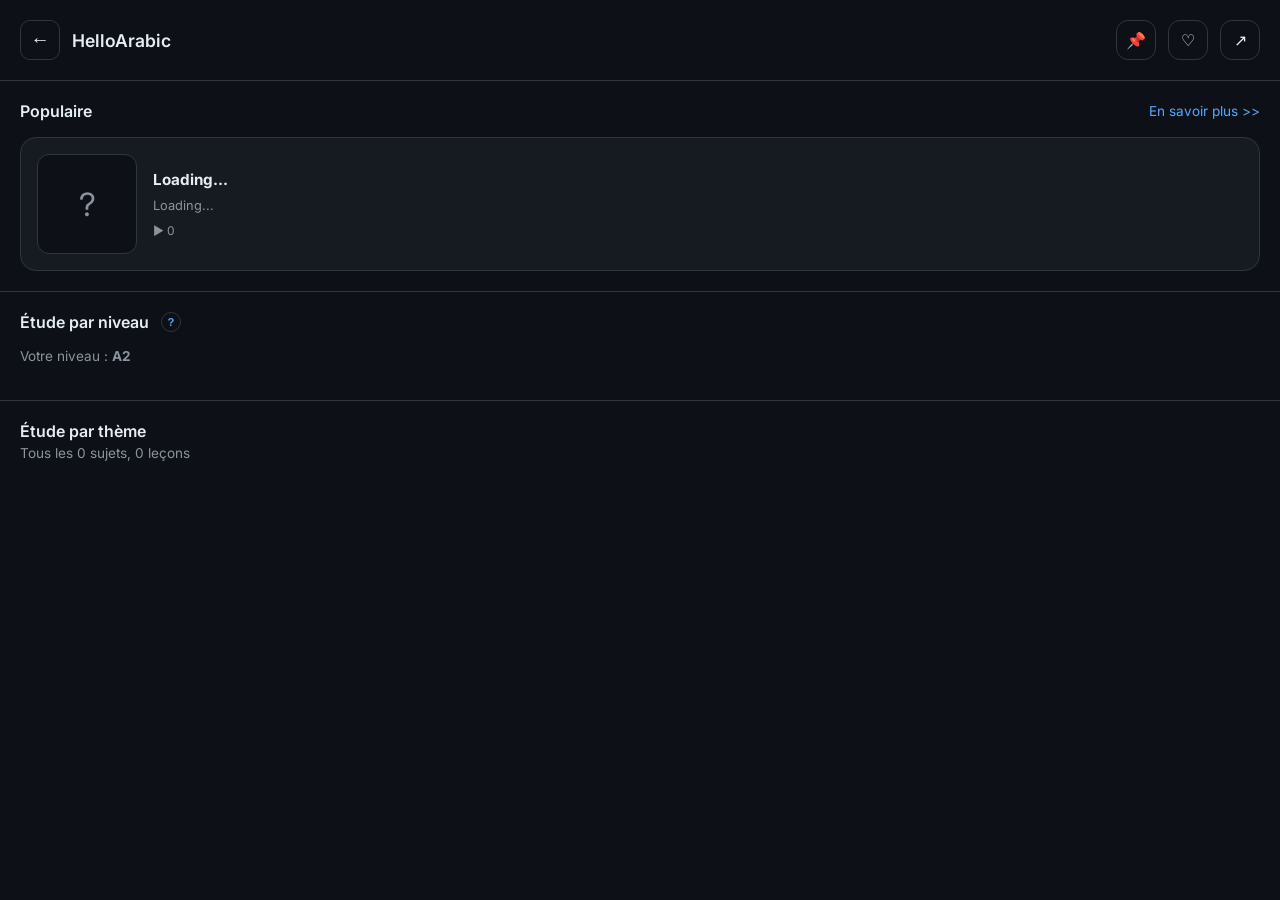
<file: conversations.html>
<!DOCTYPE html>
<html lang="fr">
<head>
    <meta charset="UTF-8">
    <meta name="viewport" content="width=device-width, initial-scale=1.0, maximum-scale=1.0, user-scalable=no">
    <meta name="apple-mobile-web-app-capable" content="yes">
    <meta name="apple-mobile-web-app-status-bar-style" content="black-translucent">
    <meta name="theme-color" content="#0d1117">
    <meta http-equiv="Cache-Control" content="no-cache, no-store, must-revalidate">
    <meta http-equiv="Pragma" content="no-cache">
    <meta http-equiv="Expires" content="0">
    <title>Learn Language - Conversations</title>
    <link rel="preconnect" href="https://fonts.googleapis.com">
    <link href="https://fonts.googleapis.com/css2?family=Amiri:wght@400;700&family=Inter:wght@400;500;600;700&display=swap" rel="stylesheet">
    <style>
        * { margin: 0; padding: 0; box-sizing: border-box; -webkit-tap-highlight-color: transparent; }
        
        :root {
            --bg-primary: #0d1117;
            --bg-secondary: #161b22;
            --bg-card: #1c2128;
            --border: #30363d;
            --text-primary: #e6edf3;
            --text-secondary: #8b949e;
            --accent-blue: #58a6ff;
            --accent-green: #3fb950;
            --accent-orange: #d29922;
            --accent-red: #f85149;
            --accent-purple: #a371f7;
        }

        body {
            font-family: 'Inter', -apple-system, sans-serif;
            background: var(--bg-primary);
            color: var(--text-primary);
            min-height: 100vh;
            overflow-x: hidden;
        }

        .page { display: none; min-height: 100vh; }
        .page.active { display: flex; flex-direction: column; }

        #courseSelectPage.active { align-items: center; justify-content: center; }

        .page-header {
            display: flex;
            align-items: center;
            gap: 12px;
            padding: 20px;
            border-bottom: 1px solid var(--border);
        }
        
        .back-btn {
            width: 40px; height: 40px;
            background: transparent;
            border: 1px solid var(--border);
            border-radius: 10px;
            color: var(--text-primary);
            cursor: pointer;
            display: flex; align-items: center; justify-content: center;
            font-size: 1.2rem;
        }
        
        .page-title { flex: 1; font-size: 1.1rem; font-weight: 600; }
    </style>
</head>
<body>

    <!-- FIRST HOME PAGE (Conversations) -->
    <div class="page" id="firstHomePage" style="display:flex;flex-direction:column;">
        <div class="page-header">
            <button class="back-btn" onclick="showPage('courseSelectPage')">←</button>
            <div class="page-title" style="flex:1;">HelloArabic</div>
            <button style="width:40px;height:40px;border:1px solid var(--border);border-radius:12px;background:transparent;color:var(--text-primary);cursor:pointer;display:flex;align-items:center;justify-content:center;font-size:1rem;" onclick="alert('Pin feature coming soon')" title="Pin">📌</button>
            <button style="width:40px;height:40px;border:1px solid var(--border);border-radius:12px;background:transparent;color:var(--text-primary);cursor:pointer;display:flex;align-items:center;justify-content:center;font-size:1rem;" onclick="alert('Bookmark feature coming soon')" title="Bookmark">♡</button>
            <button style="width:40px;height:40px;border:1px solid var(--border);border-radius:12px;background:transparent;color:var(--text-primary);cursor:pointer;display:flex;align-items:center;justify-content:center;font-size:1rem;" onclick="alert('Share feature coming soon')" title="Share">↗</button>
        </div>
        <div style="flex:1;overflow-y:auto;padding:0;">
            <!-- POPULAIRE -->
            <div style="padding:20px;border-bottom:1px solid var(--border);">
                <div style="display:flex;justify-content:space-between;align-items:center;margin-bottom:16px;">
                    <h2 style="margin:0;font-size:1rem;font-weight:600;">Populaire</h2>
                    <a href="#" style="color:var(--accent-blue);font-size:0.85rem;text-decoration:none;">En savoir plus >></a>
                </div>
                <div style="display:flex;gap:16px;background:var(--bg-secondary);border:1px solid var(--border);border-radius:16px;padding:16px;cursor:pointer;transition:all 0.2s;" onclick="openLessonFromFirstHome(window.LESSONS_DATA.find(l=>l.isPopular)||window.LESSONS_DATA[0])">
                    <div style="min-width:100px;width:100px;height:100px;border:1px solid var(--border);border-radius:12px;background:var(--bg-primary);display:flex;align-items:center;justify-content:center;color:var(--text-secondary);font-size:2rem;flex-shrink:0;">
                        <span id="fhPopularIcon">?</span>
                    </div>
                    <div style="flex:1;display:flex;flex-direction:column;justify-content:center;">
                        <h3 id="fhPopularTitle" style="font-size:0.95rem;font-weight:700;margin:0 0 8px 0;line-height:1.3;">Loading...</h3>
                        <p id="fhPopularDesc" style="font-size:0.8rem;color:var(--text-secondary);margin:0;line-height:1.4;display:-webkit-box;-webkit-line-clamp:2;-webkit-box-orient:vertical;overflow:hidden;">Loading...</p>
                        <div style="margin-top:8px;font-size:0.75rem;color:var(--text-secondary);">▶ <span id="fhPopularCount">0</span></div>
                    </div>
                </div>
            </div>
            <!-- NIVEAUX -->
            <div style="padding:20px;border-bottom:1px solid var(--border);">
                <div style="display:flex;align-items:center;gap:12px;margin-bottom:16px;">
                    <h2 style="margin:0;font-size:1rem;font-weight:600;">Étude par niveau</h2>
                    <button style="width:20px;height:20px;border-radius:50%;border:1px solid var(--border);background:transparent;color:var(--text-secondary);cursor:pointer;display:flex;align-items:center;justify-content:center;font-size:0.7rem;font-weight:bold;transition:all 0.2s;color:var(--accent-blue);" onclick="alert('CECRL Levels:\nA1: Beginner\nA2: Elementary\nB1: Intermediate\nB2: Upper Intermediate\nC1: Advanced')" title="Info">?</button>
                </div>
                <div style="font-size:0.85rem;color:var(--text-secondary);margin-bottom:16px;">Votre niveau : <strong id="fhUserLevel">A2</strong></div>
                <div id="fhLevelsGrid" style="display:grid;grid-template-columns:1fr 1fr;gap:12px;"></div>
            </div>
            <!-- THÈMES -->
            <div style="padding:20px;">
                <h2 style="margin:0 0 4px 0;font-size:1rem;font-weight:600;">Étude par thème</h2>
                <p style="margin:0 0 16px 0;font-size:0.85rem;color:var(--text-secondary);">Tous les <span id="fhThemesCount">0</span> sujets, <span id="fhLessonsCount">0</span> leçons</p>
                <div id="fhThemesGrid" style="display:grid;grid-template-columns:1fr 1fr;gap:12px;"></div>
            </div>
        </div>
    </div>

    <script src="data/courses.js"></script>
    <script src="data/themes.js"></script>
    <script src="data/lessons.js"></script>
    
    <script>
        let currentCourse = null;
        let courses = [];

        function showPage(id) { 
            document.querySelectorAll('.page').forEach(p => p.classList.remove('active')); 
            document.getElementById(id).classList.add('active'); 
        }

        function loadCourses() {
            courses = window.COURSES_DATA || [];
            const courseGrid = document.getElementById('courseGrid');
            if (courseGrid) {
                courseGrid.innerHTML = courses.map(c => `
                    <div style="background:var(--bg-secondary);border:2px solid var(--border);border-radius:16px;padding:24px;cursor:pointer;display:flex;align-items:center;gap:20px;transition:all 0.2s;" onclick="selectCourseForConversations('${c.id}')">
                        <div style="font-size:3rem;">${c.flag}</div>
                        <div style="flex:1;">
                            <div style="font-size:1.1rem;font-weight:700;margin-bottom:4px;">${c.name}</div>
                            <div style="font-size:0.85rem;color:var(--text-secondary);">${c.nameLocal}</div>
                        </div>
                    </div>
                `).join('');
            }
        }

        function selectCourseForConversations(courseId) {
            currentCourse = courses.find(c => c.id === courseId);
            if (!currentCourse) return;
            localStorage.setItem('learn-lang-course', courseId);
            initFirstHome();
            showPage('firstHomePage');
        }

        function countLessonsByLevel(lessons = window.LESSONS_DATA) {
            const counts = { 'A1': 0, 'A2': 0, 'B1': 0, 'B2': 0, 'C1': 0 };
            lessons.forEach(lesson => {
                if (counts.hasOwnProperty(lesson.level)) {
                    counts[lesson.level]++;
                }
            });
            return counts;
        }

        function countLessonsByTheme(lessons = window.LESSONS_DATA) {
            const counts = {};
            lessons.forEach(lesson => {
                if (!counts[lesson.themeId]) {
                    counts[lesson.themeId] = 0;
                }
                counts[lesson.themeId]++;
            });
            return counts;
        }

        function getPopularLesson(lessons = window.LESSONS_DATA) {
            return lessons.find(l => l.isPopular) || lessons[0] || null;
        }

        function initFirstHome() {
            if (!window.LESSONS_DATA || window.LESSONS_DATA.length === 0) return;
            
            const popular = getPopularLesson();
            if (popular) {
                document.getElementById('fhPopularIcon').textContent = '📖';
                document.getElementById('fhPopularTitle').textContent = `${popular.themeName} | ${popular.number}: ${popular.title}`;
                document.getElementById('fhPopularDesc').textContent = popular.description;
                document.getElementById('fhPopularCount').textContent = popular.playCount.toLocaleString();
            }
            
            const levelCounts = countLessonsByLevel();
            const levelColors = {
                'A1': { bg: '#e8f5e9', text: '#2e7d32', border: '#c8e6c9' },
                'A2': { bg: '#e3f2fd', text: '#1565c0', border: '#bbdefb' },
                'B1': { bg: '#f3e5f5', text: '#6a1b9a', border: '#e1bee7' },
                'B2': { bg: '#fff3e0', text: '#e65100', border: '#ffe0b2' },
                'C1': { bg: '#fce4ec', text: '#c2185b', border: '#f8bbd0' }
            };
            
            const levelsGrid = document.getElementById('fhLevelsGrid');
            if (levelsGrid) {
                const levelOrder = ['A1', 'A2', 'B1', 'B2', 'C1'];
                const levelHTML = levelOrder.map(level => {
                    const colors = levelColors[level];
                    return `
                        <div style="background:${colors.bg};border:1px solid ${colors.border};border-radius:14px;padding:18px;text-align:center;cursor:pointer;transition:all 0.2s;" onclick="alert('Filtering by level ${level}')" onmouseover="this.style.transform='translateY(-2px)';this.style.boxShadow='0 4px 12px rgba(0,0,0,0.1)'" onmouseout="this.style.transform='translateY(0)';this.style.boxShadow='none'">
                            <div style="font-size:1.4rem;font-weight:700;color:${colors.text};margin-bottom:8px;">${level}</div>
                            <div style="font-size:0.8rem;color:${colors.text};opacity:0.8;">${levelCounts[level]} Lessons</div>
                        </div>
                    `;
                }).join('');
                levelsGrid.innerHTML = levelHTML;
            }
            
            document.getElementById('fhUserLevel').textContent = 'A2';
            
            renderFirstHomeThemes();
            
            const totalLessons = window.LESSONS_DATA.length;
            const totalThemes = (window.THEMES_DATA || []).length;
            document.getElementById('fhLessonsCount').textContent = totalLessons;
            document.getElementById('fhThemesCount').textContent = totalThemes;
        }

        function renderFirstHomeThemes() {
            const themeCounts = countLessonsByTheme();
            const themesGrid = document.getElementById('fhThemesGrid');
            if (themesGrid && window.THEMES_DATA) {
                const gridHTML = window.THEMES_DATA.slice(0, 6).map((theme, i) => `
                    <div style="display:flex;flex-direction:column;">
                        <div style="position:relative;border-radius:16px;overflow:hidden;cursor:pointer;aspect-ratio:1;transition:all 0.3s;background:var(--bg-secondary);" onclick="alert('View theme: ${theme.name}')" onmouseover="this.style.transform='scale(1.03)';this.style.boxShadow='0 8px 20px rgba(0,0,0,0.2)'" onmouseout="this.style.transform='scale(1)';this.style.boxShadow='none'">
                            <img src="${theme.coverUrl || 'https://via.placeholder.com/200x200'}" alt="${theme.name}" style="width:100%;height:100%;object-fit:cover;">
                            <div style="position:absolute;top:8px;left:8px;background:rgba(0,0,0,0.65);color:var(--accent-orange);padding:4px 10px;border-radius:8px;font-size:0.7rem;font-weight:600;">Vu récemment</div>
                            <div style="position:absolute;bottom:0;left:0;right:0;background:linear-gradient(to top, rgba(0,0,0,0.7) 0%, rgba(0,0,0,0.3) 70%, transparent 100%);padding:12px;color:white;font-size:0.75rem;">${themeCounts[theme.id] || 0} Lessons</div>
                        </div>
                        <div style="text-align:center;padding:10px 0;font-size:0.9rem;font-weight:500;color:var(--text-primary);">${theme.name}</div>
                    </div>
                `).join('');
                
                themesGrid.innerHTML = gridHTML;
            }
        }

        function openLessonFromFirstHome(lesson) {
            if (lesson) {
                alert(`Opening: ${lesson.themeName} | ${lesson.number}: ${lesson.title}`);
            }
        }

        // Init on load
        window.addEventListener('DOMContentLoaded', loadCourses);
    </script>

</body>
</html>
</file>
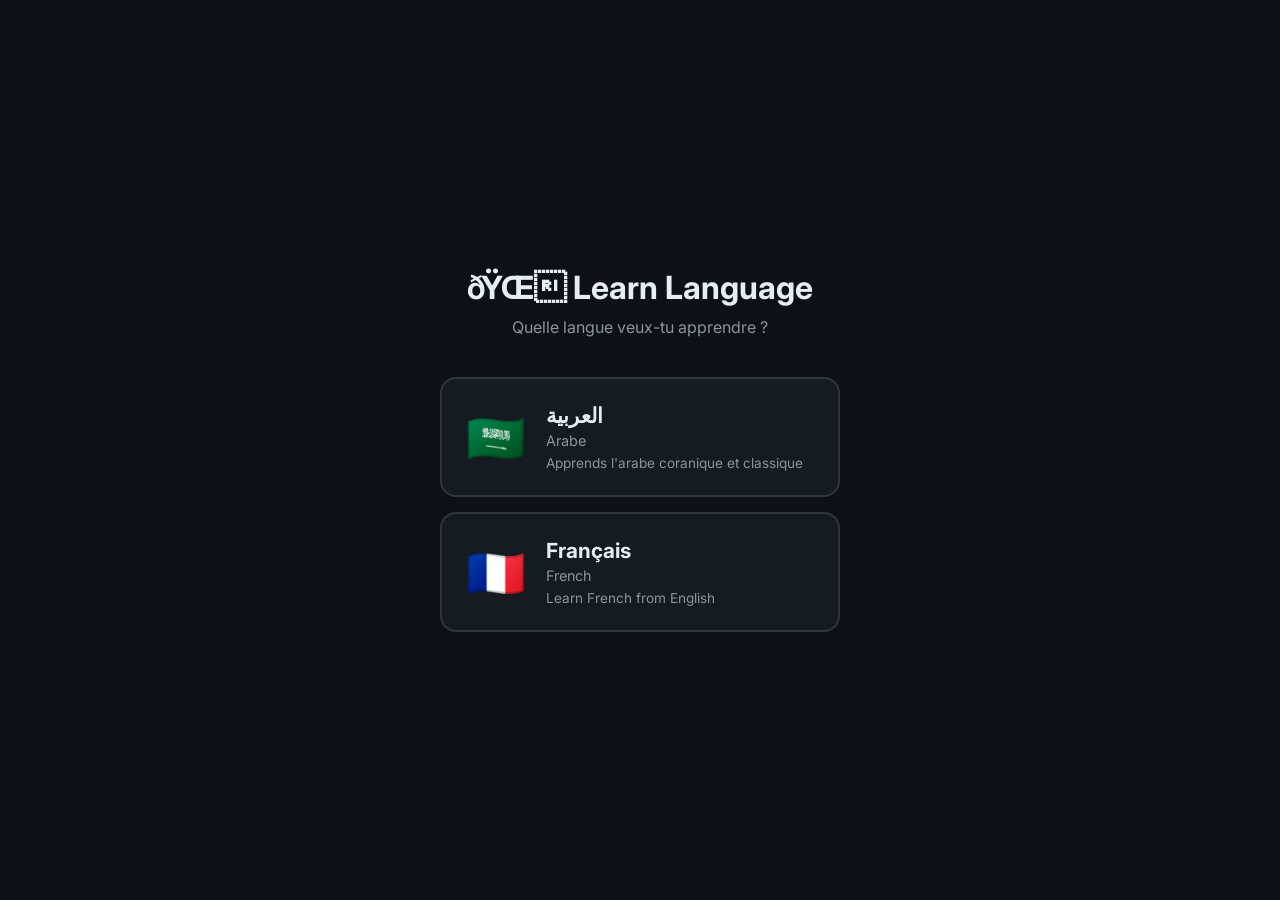
<file: mot.html>
<!DOCTYPE html>
<html lang="fr">
<head>
    <meta charset="UTrt" content="width=device-width, initial-scale=1.0, maximum-scale=1.0, user-scalable=no">
    <meta name="apple-mobile-web-app-capable" content="yes">
    <meta name="apple-mobile-web-app-status-bar-style" content="black-translucent">
    <meta name="theme-color" content="#0d1117">
    <meta http-equiv="Cache-Control" content="no-cache, no-store, must-revalidate">
    <meta http-equiv="Pragma" content="no-cache">
    <meta http-equiv="Expires" content="0">
    <title>Learn Language</title>
    <link rel="preconnect" href="https://fonts.googleapis.com">
    <link href="https://fonts.googleapis.com/css2?family=Amiri:wght@400;700&family=Inter:wght@400;500;600;700&display=swap" rel="stylesheet">
    <style>
        * { margin: 0; padding: 0; box-sizing: border-box; -webkit-tap-highlight-color: transparent; }
        
        :root {
            --bg-primary: #0d1117;
            --bg-secondary: #161b22;
            --bg-card: #1c2128;
            --border: #30363d;
            --text-primary: #e6edf3;
            --text-secondary: #8b949e;
            --accent-blue: #58a6ff;
            --accent-green: #3fb950;
            --accent-orange: #d29922;
            --accent-red: #f85149;
            --accent-purple: #a371f7;
        }

        body {
            font-family: 'Inter', -apple-system, sans-serif;
            background: var(--bg-primary);
            color: var(--text-primary);
            min-height: 100vh;
            overflow-x: hidden;
        }

        .page { display: none; min-height: 100vh; }
        .page.active { display: flex; flex-direction: column; }

        /* ========== COMMON ========== */
        .page-header {
            display: flex;
            align-items: center;
            gap: 12px;
            margin-bottom: 20px;
            padding: 20px;
            padding-bottom: 0;
        }
        .back-btn {
            width: 40px; height: 40px;
            background: var(--bg-secondary);
            border: 1px solid var(--border);
            border-radius: 10px;
            color: var(--text-primary);
            cursor: pointer;
            display: flex; align-items: center; justify-content: center;
            font-size: 1.2rem;
        }
        .page-title { flex: 1; font-size: 1.1rem; font-weight: 600; }
        .primary-btn {
            padding: 14px 28px;
            background: var(--accent-blue);
            border: none;
            border-radius: 10px;
            color: #fff;
            font-size: 1rem;
            font-weight: 600;
            cursor: pointer;
            width: 100%;
        }
        .secondary-btn {
            padding: 14px 28px;
            background: var(--bg-secondary);
            border: 1px solid var(--border);
            border-radius: 10px;
            color: var(--text-primary);
            font-size: 1rem;
            font-weight: 600;
            cursor: pointer;
            width: 100%;
        }

        /* ========== COURSE SELECT PAGE ========== */
        #courseSelectPage { padding: 20px; align-items: center; justify-content: center; }
        .course-select-header { text-align: center; margin-bottom: 40px; }
        .course-select-header h1 { font-size: 2rem; font-weight: 700; margin-bottom: 10px; }
        .course-select-header p { color: var(--text-secondary); font-size: 1rem; }
        .course-grid { display: flex; flex-direction: column; gap: 15px; width: 100%; max-width: 400px; }
        .course-card {
            background: var(--bg-secondary);
            border: 2px solid var(--border);
            border-radius: 16px;
            padding: 24px;
            cursor: pointer;
            display: flex;
            align-items: center;
            gap: 20px;
            transition: all 0.2s;
        }
        .course-card:hover { border-color: var(--accent-blue); transform: translateY(-2px); }
        .course-card:active { transform: scale(0.98); }
        .course-flag { font-size: 3rem; }
        .course-info { flex: 1; }
        .course-name { font-size: 1.3rem; font-weight: 700; margin-bottom: 4px; }
        .course-name-local { font-size: 0.9rem; color: var(--text-secondary); margin-bottom: 6px; }
        .course-desc { font-size: 0.85rem; color: var(--text-secondary); }

        /* ========== HOME PAGE ========== */
        #homePage { padding: 20px; padding-bottom: 100px; }
        .home-header { text-align: center; padding: 30px 0 20px; }
        .home-header h1 { font-size: 1.8rem; font-weight: 700; margin-bottom: 5px; }
        .home-header p { color: var(--text-secondary); font-size: 0.9rem; }
        .change-course-btn {
            display: inline-flex;
            align-items: center;
            gap: 8px;
            background: var(--bg-secondary);
            border: 1px solid var(--border);
            border-radius: 20px;
            padding: 8px 16px;
            color: var(--text-primary);
            font-size: 0.85rem;
            cursor: pointer;
            margin-top: 15px;
        }
        .deck-grid { display: flex; flex-direction: column; gap: 12px; max-width: 500px; margin: 0 auto; }
        .themes-grid { display: grid; grid-template-columns: repeat(2, 1fr); gap: 12px; max-width: 500px; margin: 0 auto; }
        .theme-card { background: var(--bg-secondary); border: 1px solid var(--border); border-radius: 16px; padding: 20px 16px; text-align: center; cursor: pointer; transition: all 0.2s; border-left: 4px solid var(--theme-color, var(--accent-green)); }
        .theme-card:hover { transform: translateY(-2px); border-color: var(--theme-color, var(--accent-green)); }
        .theme-icon { font-size: 2rem; margin-bottom: 8px; }
        .theme-name { font-weight: 600; color: var(--text-primary); font-size: 0.95rem; }
        .theme-name-ar { font-size: 0.85rem; color: var(--text-secondary); margin-top: 4px; direction: rtl; }
        .theme-count { font-size: 0.75rem; color: var(--text-secondary); margin-top: 8px; }
        .deck-card {
            background: var(--bg-secondary);
            border: 1px solid var(--border);
            border-radius: 12px;
            padding: 16px;
            cursor: pointer;
        }
        .deck-card:active { transform: scale(0.98); }
        .deck-name { font-weight: 600; font-size: 1rem; margin-bottom: 4px; }
        .deck-meta { color: var(--text-secondary); font-size: 0.8rem; display: flex; gap: 12px; }

        /* ========== DECK PAGE ========== */
        #deckPage { padding: 20px; }
        .deck-stats { display: flex; justify-content: center; gap: 20px; margin-bottom: 25px; }
        .stat { text-align: center; }
        .stat-value { font-size: 1.5rem; font-weight: 700; }
        .stat-value.green { color: var(--accent-green); }
        .stat-value.orange { color: var(--accent-orange); }
        .stat-label { font-size: 0.75rem; color: var(--text-secondary); margin-top: 2px; }
        .mode-list { display: flex; flex-direction: column; gap: 10px; max-width: 400px; margin: 0 auto; }
        .mode-btn {
            display: flex; align-items: center; gap: 14px;
            padding: 16px 20px;
            background: var(--bg-secondary);
            border: 1px solid var(--border);
            border-radius: 12px;
            cursor: pointer;
        }
        .mode-btn:active { transform: scale(0.98); }
        .mode-icon { font-size: 1.5rem; width: 40px; text-align: center; }
        .mode-info { flex: 1; text-align: left; }
        .mode-name { font-weight: 600; font-size: 0.95rem; }
        .mode-desc { font-size: 0.8rem; color: var(--text-secondary); margin-top: 2px; }

        /* ========== CARDS MODE ========== */
        #cardsPage { padding: 20px; padding-left: 60px; padding-right: 60px; align-items: center; }
        .cards-header { width: 100%; max-width: 400px; display: flex; align-items: center; justify-content: space-between; margin-bottom: 15px; }
        .cards-progress { font-size: 0.95rem; font-weight: 600; }
        .settings-btn { width: 36px; height: 36px; background: var(--bg-secondary); border: 1px solid var(--border); border-radius: 8px; color: var(--text-primary); cursor: pointer; font-size: 1rem; }
        .progress-bar-container { width: 100%; max-width: 400px; display: flex; align-items: center; gap: 8px; margin-bottom: 20px; }
        .progress-side { width: 40px; height: 28px; border-radius: 6px; display: flex; align-items: center; justify-content: center; font-size: 0.8rem; font-weight: 600; }
        .progress-side.left { background: rgba(248, 81, 73, 0.2); color: var(--accent-red); }
        .progress-side.right { background: rgba(63, 185, 80, 0.2); color: var(--accent-green); }
        .progress-bar { flex: 1; height: 4px; background: var(--border); border-radius: 2px; overflow: hidden; }
        .progress-fill { height: 100%; background: linear-gradient(90deg, var(--accent-blue), var(--accent-purple)); transition: width 0.3s; }
        .card-wrapper { width: 100%; max-width: 360px; height: 400px; position: relative; margin-bottom: 20px; }
        .swipe-hint { position: absolute; top: 50%; transform: translateY(-50%); display: flex; flex-direction: column; align-items: center; gap: 4px; font-size: 0.7rem; font-weight: 600; opacity: 0.5; pointer-events: none; }
        .swipe-hint.left { left: -50px; color: var(--accent-orange); }
        .swipe-hint.right { right: -50px; color: var(--accent-green); }
        .swipe-hint .arrow { font-size: 1.2rem; }
        .swipe-card { width: 100%; height: 100%; position: absolute; border-radius: 16px; background: var(--bg-card); border: 2px solid var(--border); cursor: grab; touch-action: pan-y; transition: transform 0.1s, border-color 0.2s; overflow: hidden; }
        .swipe-card.swiping-right { border-color: var(--accent-green); }
        .swipe-card.swiping-left { border-color: var(--accent-orange); }
        .swipe-card.fly-right { transform: translateX(150%) rotate(30deg) !important; transition: transform 0.4s ease-out; }
        .swipe-card.fly-left { transform: translateX(-150%) rotate(-30deg) !important; transition: transform 0.4s ease-out; }
        .card-inner { width: 100%; height: 100%; position: relative; transform-style: preserve-3d; transition: transform 0.5s; }
        .card-inner.flipped { transform: rotateY(180deg); }
        .card-face { position: absolute; width: 100%; height: 100%; backface-visibility: hidden; display: flex; flex-direction: column; align-items: center; justify-content: center; padding: 25px; }
        .card-back { transform: rotateY(180deg); background: var(--bg-secondary); }
        .swipe-indicator { position: absolute; top: 20px; padding: 8px 16px; border-radius: 8px; font-weight: 700; font-size: 1rem; opacity: 0; transition: opacity 0.2s; }
        .swipe-indicator.left { left: 15px; background: var(--accent-orange); color: #000; }
        .swipe-indicator.right { right: 15px; background: var(--accent-green); color: #000; }
        .swipe-card.swiping-right .swipe-indicator.right, .swipe-card.swiping-left .swipe-indicator.left { opacity: 1; }
        .card-audio { position: absolute; top: 15px; left: 15px; width: 36px; height: 36px; background: var(--bg-secondary); border: 1px solid var(--border); border-radius: 8px; color: var(--text-primary); cursor: pointer; font-size: 1rem; z-index: 10; }
        .card-star { position: absolute; top: 15px; right: 15px; width: 36px; height: 36px; background: transparent; border: none; color: var(--text-secondary); cursor: pointer; font-size: 1.3rem; z-index: 10; }
        .card-star.active { color: var(--accent-orange); }
        .front-text { font-size: 2.5rem; line-height: 1.4; text-align: center; margin-bottom: 10px; }
        .translit-text { font-size: 1rem; color: var(--text-secondary); font-style: italic; }
        .back-text { font-size: 1.3rem; text-align: center; font-weight: 500; }
        .tap-hint { position: absolute; bottom: 20px; font-size: 0.8rem; color: var(--text-secondary); }
        .cards-controls { display: flex; gap: 15px; align-items: center; }
        .ctrl-btn { width: 50px; height: 50px; border-radius: 50%; border: 2px solid var(--border); background: var(--bg-secondary); color: var(--text-primary); cursor: pointer; font-size: 1.2rem; }
        .ctrl-btn.red { border-color: var(--accent-orange); color: var(--accent-orange); }
        .ctrl-btn.green { border-color: var(--accent-green); color: var(--accent-green); }
        .complete-screen { display: none; flex-direction: column; align-items: center; justify-content: center; text-align: center; padding: 40px 20px; flex: 1; }
        .complete-screen.active { display: flex; }
        .complete-emoji { font-size: 4rem; margin-bottom: 20px; }
        .complete-title { font-size: 1.5rem; font-weight: 700; margin-bottom: 10px; }
        .complete-stats { color: var(--text-secondary); margin-bottom: 30px; }

        /* ========== LEARN MODE ========== */
        #learnPage { padding: 20px; align-items: center; }
        .learn-header { width: 100%; max-width: 400px; margin-bottom: 15px; }
        .learn-title { text-align: center; font-size: 0.95rem; font-weight: 600; margin-bottom: 10px; }
        .learn-progress { display: flex; align-items: center; gap: 10px; }
        .learn-bar { flex: 1; height: 6px; background: var(--border); border-radius: 3px; overflow: hidden; }
        .learn-fill { height: 100%; background: var(--accent-green); transition: width 0.3s; }
        .learn-count { background: var(--bg-secondary); padding: 4px 10px; border-radius: 12px; font-size: 0.8rem; font-weight: 600; }
        .question-area { width: 100%; max-width: 400px; flex: 1; display: flex; flex-direction: column; align-items: center; justify-content: center; padding: 30px 0; }
        .retry-badge { background: var(--accent-orange); color: #000; padding: 4px 12px; border-radius: 12px; font-size: 0.75rem; font-weight: 600; margin-bottom: 15px; }
        .question-text { font-size: 1.4rem; font-weight: 600; text-align: center; margin-bottom: 40px; }
        .answers-list { width: 100%; display: flex; flex-direction: column; gap: 10px; }
        .answer-btn { width: 100%; padding: 16px 20px; background: var(--bg-secondary); border: 2px solid var(--border); border-radius: 12px; color: var(--text-primary); font-size: 1rem; text-align: left; cursor: pointer; transition: all 0.2s; }
        .answer-btn.correct { border-color: var(--accent-green); background: rgba(63, 185, 80, 0.15); }
        .answer-btn.wrong { border-color: var(--accent-red); background: rgba(248, 81, 73, 0.15); }
        .answer-btn.rtl { font-family: 'Amiri', serif; font-size: 1.3rem; text-align: right; direction: rtl; }

        /* Written Answer */
        .written-input {
            width: 100%;
            padding: 16px 20px;
            background: var(--bg-secondary);
            border: 2px solid var(--border);
            border-radius: 12px;
            color: var(--text-primary);
            font-size: 1.1rem;
            text-align: center;
            outline: none;
            transition: border-color 0.2s;
        }
        .written-input:focus { border-color: var(--accent-blue); }
        .written-input.correct { border-color: var(--accent-green); background: rgba(63, 185, 80, 0.1); }
        .written-input.wrong { border-color: var(--accent-red); background: rgba(248, 81, 73, 0.1); }
        .written-feedback { text-align: center; padding: 15px; border-radius: 10px; margin-top: 15px; }
        .written-feedback.correct { background: rgba(63, 185, 80, 0.15); color: var(--accent-green); }
        .written-feedback.wrong { background: rgba(248, 81, 73, 0.15); color: var(--accent-red); }
        .written-feedback .correct-answer { margin-top: 8px; color: var(--accent-green); font-weight: 600; }
        
        /* Mode selector */
        .mode-toggle { display: flex; background: var(--bg-secondary); border-radius: 8px; overflow: hidden; }
        .mode-toggle-btn {
            flex: 1;
            padding: 10px;
            border: none;
            background: transparent;
            color: var(--text-secondary);
            cursor: pointer;
            font-size: 0.85rem;
            transition: all 0.2s;
        }
        .mode-toggle-btn.active { background: var(--accent-blue); color: #fff; }
        
        .correction-options { margin-top: 10px; }
        .correction-option {
            display: flex;
            align-items: center;
            padding: 10px;
            border-radius: 8px;
            cursor: pointer;
            margin-bottom: 5px;
            transition: background 0.2s;
        }
        .correction-option:hover { background: var(--bg-card); }
        .correction-option.active { background: rgba(88, 166, 255, 0.15); }
        .correction-radio {
            width: 18px; height: 18px;
            border: 2px solid var(--border);
            border-radius: 50%;
            margin-right: 12px;
            display: flex; align-items: center; justify-content: center;
        }
        .correction-option.active .correction-radio { border-color: var(--accent-blue); }
        .correction-option.active .correction-radio::after {
            content: '';
            width: 10px; height: 10px;
            background: var(--accent-blue);
            border-radius: 50%;
        }
        .correction-label { font-size: 0.9rem; }
        .correction-desc { font-size: 0.75rem; color: var(--text-secondary); margin-top: 2px; }

        /* ========== TEST MODE ========== */
        #testConfigPage, #testPage, #testResultsPage { padding: 20px; }
        .config-section { max-width: 400px; margin: 0 auto; width: 100%; }
        .config-title { font-size: 1.5rem; font-weight: 700; margin-bottom: 25px; }
        .config-group { background: var(--bg-secondary); border-radius: 12px; padding: 15px; margin-bottom: 12px; }
        .config-row { display: flex; align-items: center; justify-content: space-between; padding: 10px 0; }
        .config-row:not(:last-child) { border-bottom: 1px solid var(--border); }
        .config-label { font-size: 0.95rem; }
        .toggle { width: 48px; height: 28px; background: var(--border); border-radius: 14px; position: relative; cursor: pointer; transition: background 0.2s; }
        .toggle.active { background: var(--accent-blue); }
        .toggle::after { content: ''; position: absolute; width: 22px; height: 22px; background: #fff; border-radius: 50%; top: 3px; left: 3px; transition: transform 0.2s; }
        .toggle.active::after { transform: translateX(20px); }
        .config-select { background: var(--bg-card); border: 1px solid var(--border); border-radius: 8px; padding: 8px 12px; color: var(--text-primary); font-size: 0.9rem; }
        .start-test-btn { margin-top: 30px; }

        /* Test Progress */
        .test-progress { width: 100%; height: 4px; background: var(--border); margin-bottom: 20px; }
        .test-progress-fill { height: 100%; background: var(--accent-green); transition: width 0.3s; }
        .test-question { max-width: 400px; margin: 0 auto; width: 100%; flex: 1; display: flex; flex-direction: column; justify-content: center; }
        .test-question-text { font-size: 1.4rem; font-weight: 600; text-align: center; margin-bottom: 40px; }
        .test-answers { display: flex; flex-direction: column; gap: 10px; }
        .test-answer-btn { width: 100%; padding: 16px 20px; background: var(--bg-secondary); border: 2px solid var(--border); border-radius: 12px; color: var(--text-primary); font-size: 1rem; text-align: left; cursor: pointer; }
        .test-answer-btn.selected { border-color: var(--accent-blue); background: rgba(88, 166, 255, 0.1); }
        .test-answer-btn.rtl { font-family: 'Amiri', serif; font-size: 1.3rem; text-align: right; direction: rtl; }

        /* Test Results */
        .results-header { text-align: center; margin-bottom: 30px; }
        .results-title { font-size: 1.5rem; font-weight: 700; margin-bottom: 20px; }
        .results-chart { position: relative; width: 120px; height: 120px; margin: 0 auto 20px; }
        .results-chart svg { transform: rotate(-90deg); }
        .results-chart-text { position: absolute; top: 50%; left: 50%; transform: translate(-50%, -50%); font-size: 1.5rem; font-weight: 700; }
        .results-stats { display: flex; justify-content: center; gap: 30px; margin-bottom: 30px; }
        .results-stat { display: flex; align-items: center; gap: 8px; }
        .results-stat-dot { width: 12px; height: 12px; border-radius: 50%; }
        .results-stat-dot.green { background: var(--accent-green); }
        .results-stat-dot.red { background: var(--accent-red); }
        .results-actions { display: flex; flex-direction: column; gap: 10px; max-width: 400px; margin: 0 auto 30px; }
        .results-history { max-width: 400px; margin: 0 auto; }
        .results-history-title { font-weight: 600; margin-bottom: 15px; }
        .result-item { background: var(--bg-secondary); border-radius: 12px; padding: 15px; margin-bottom: 10px; }
        .result-question { font-size: 0.9rem; color: var(--text-secondary); margin-bottom: 10px; }
        .result-answers { display: flex; gap: 15px; align-items: center; flex-wrap: wrap; }
        .result-answer { display: flex; align-items: center; gap: 6px; }
        .result-answer.correct { color: var(--accent-green); }
        .result-answer.wrong { color: var(--accent-red); }
        .result-status { padding: 6px 12px; border-radius: 6px; font-size: 0.8rem; font-weight: 600; }
        .result-status.correct { background: var(--accent-green); color: #000; }
        .result-status.incorrect { background: var(--accent-red); color: #fff; }

        /* ========== MATCH MODE ========== */
        #matchIntroPage, #matchPage { padding: 20px; align-items: center; }
        .match-intro { text-align: center; max-width: 350px; }
        .match-intro-visual { margin: 40px 0; }
        .match-intro-grid { display: grid; grid-template-columns: repeat(4, 40px); gap: 8px; justify-content: center; }
        .match-intro-cell { width: 40px; height: 40px; background: var(--bg-secondary); border-radius: 8px; display: flex; align-items: center; justify-content: center; }
        .match-intro-cell.success { background: var(--accent-green); color: #000; }
        .match-intro-title { font-size: 1.5rem; font-weight: 700; margin-bottom: 15px; }
        .match-intro-desc { color: var(--text-secondary); margin-bottom: 30px; line-height: 1.5; }
        
        .match-header { width: 100%; display: flex; align-items: center; justify-content: space-between; margin-bottom: 20px; }
        .match-timer { font-size: 1.1rem; font-weight: 600; }
        .match-ctrl-btn { width: 36px; height: 36px; background: var(--bg-secondary); border: 1px solid var(--border); border-radius: 8px; color: var(--text-primary); cursor: pointer; font-size: 1rem; }
        
        .match-grid { display: grid; grid-template-columns: repeat(3, 1fr); gap: 8px; width: 100%; max-width: 400px; }
        .match-cell {
            aspect-ratio: 1;
            background: var(--bg-secondary);
            border: 2px solid var(--border);
            border-radius: 12px;
            display: flex;
            align-items: center;
            justify-content: center;
            text-align: center;
            padding: 8px;
            cursor: pointer;
            font-size: 0.85rem;
            transition: all 0.2s;
            word-break: break-word;
        }
        .match-cell.rtl { font-family: 'Amiri', serif; font-size: 1.1rem; direction: rtl; }
        .match-cell.selected { border-color: var(--accent-purple); background: rgba(163, 113, 247, 0.2); }
        .match-cell.correct { border-color: var(--accent-green); background: var(--accent-green); color: #000; }
        .match-cell.wrong { border-color: var(--accent-red); background: var(--accent-red); color: #fff; animation: shake 0.4s; }
        .match-cell.matched { opacity: 0; pointer-events: none; transition: opacity 0.3s; }
        
        @keyframes shake {
            0%, 100% { transform: translateX(0); }
            20%, 60% { transform: translateX(-5px); }
            40%, 80% { transform: translateX(5px); }
        }

        .match-complete-time { font-size: 2rem; font-weight: 700; color: var(--accent-green); margin-bottom: 10px; }
        .match-complete-text { color: var(--text-secondary); margin-bottom: 30px; }

        /* ========== OPTIONS MODAL ========== */
        .modal-overlay { display: none; position: fixed; inset: 0; background: rgba(0,0,0,0.7); z-index: 100; align-items: flex-end; justify-content: center; }
        .modal-overlay.active { display: flex; }
        .modal { width: 100%; max-width: 500px; background: var(--bg-secondary); border-radius: 20px 20px 0 0; padding: 20px; max-height: 80vh; overflow-y: auto; }
        .modal-header { display: flex; align-items: center; justify-content: space-between; margin-bottom: 20px; }
        .modal-title { font-size: 1.1rem; font-weight: 600; }
        .modal-close { width: 32px; height: 32px; background: var(--bg-card); border: none; border-radius: 8px; color: var(--text-primary); cursor: pointer; font-size: 1.2rem; }
        .option-group { background: var(--bg-card); border-radius: 12px; padding: 15px; margin-bottom: 12px; }
        .option-group-title { font-size: 0.8rem; color: var(--text-secondary); margin-bottom: 10px; }
        .option-row { display: flex; align-items: center; justify-content: space-between; padding: 8px 0; }
        .option-label { font-size: 0.95rem; }
        .side-selector { display: flex; background: var(--bg-secondary); border-radius: 8px; overflow: hidden; }
        .side-btn { padding: 8px 16px; border: none; background: transparent; color: var(--text-secondary); cursor: pointer; font-size: 0.85rem; }
        .side-btn.active { background: var(--accent-blue); color: #fff; }

        @media (max-width: 400px) {
            .front-text { font-size: 2rem; }
            .card-wrapper { height: 350px; }
            .match-cell { font-size: 0.75rem; }
            .match-cell.rtl { font-size: 0.95rem; }
        }
    </style>
</head>
<body>

    <!-- COURSE SELECT PAGE -->
    <div class="page active" id="courseSelectPage">
        <div class="course-select-header">
            <h1>🌍 Learn Language</h1>
            <p>Quelle langue veux-tu apprendre ?</p>
        </div>
        <div class="course-grid" id="courseGrid"></div>
    </div>

    <!-- THEMES PAGE -->
    <div class="page" id="themesPage">
        <div class="page-header">
            <button class="back-btn" onclick="showPage('courseSelectPage')">←</button>
            <div class="page-title" id="themesTitle">📚 Thèmes</div>
        </div>
        <div style="text-align:center; margin-bottom:20px;">
            <p style="color:var(--text-secondary)">Choisis un thème</p>
        </div>
        <div class="themes-grid" id="themesGrid"></div>
    </div>

    <!-- DECKS LIST PAGE -->
    <div class="page" id="homePage">
        <div class="page-header">
            <button class="back-btn" onclick="showPage('themesPage')">←</button>
            <div class="page-title" id="homeTitle">📚 Decks</div>
        </div>
        <div style="text-align:center; margin-bottom:20px;">
            <p style="color:var(--text-secondary)">Choisis un deck pour commencer</p>
        </div>
        <div class="deck-grid" id="deckGrid"></div>
    </div>

    <!-- DECK PAGE -->
    <div class="page" id="deckPage">
        <div class="page-header">
            <button class="back-btn" onclick="showPage('homePage')">←</button>
            <div class="page-title" id="deckTitle">Deck</div>
        </div>
        <div class="deck-stats">
            <div class="stat">
                <div class="stat-value green" id="statKnown">0</div>
                <div class="stat-label">Acquis</div>
            </div>
            <div class="stat">
                <div class="stat-value orange" id="statLearning">0</div>
                <div class="stat-label">En cours</div>
            </div>
        </div>
        <div class="mode-list">
            <div class="mode-btn" onclick="startCardsMode()">
                <div class="mode-icon">🃏</div>
                <div class="mode-info">
                    <div class="mode-name">Cartes</div>
                    <div class="mode-desc">Swipe pour trier ce que tu connais</div>
                </div>
            </div>
            <div class="mode-btn" onclick="startLearnMode()">
                <div class="mode-icon">📖</div>
                <div class="mode-info">
                    <div class="mode-name">Apprendre</div>
                    <div class="mode-desc">QCM avec répétition intelligente</div>
                </div>
            </div>
            <div class="mode-btn" onclick="startTestConfig()">
                <div class="mode-icon">📝</div>
                <div class="mode-info">
                    <div class="mode-name">Test</div>
                    <div class="mode-desc">Évalue tes connaissances</div>
                </div>
            </div>
            <div class="mode-btn" onclick="startMatchIntro()">
                <div class="mode-icon">🔗</div>
                <div class="mode-info">
                    <div class="mode-name">Associer</div>
                    <div class="mode-desc">Relie les paires rapidement</div>
                </div>
            </div>
            <div class="mode-btn" onclick="startListenMode()">
                <div class="mode-icon">🎧</div>
                <div class="mode-info">
                    <div class="mode-name">Écoute</div>
                    <div class="mode-desc">Écoute et trouve le mot</div>
                </div>
            </div>
            <div class="mode-btn" onclick="startImageMode()">
                <div class="mode-icon">🖼️</div>
                <div class="mode-info">
                    <div class="mode-name">Image</div>
                    <div class="mode-desc">Trouve le mot à partir de l'image</div>
                </div>
            </div>
        </div>
    </div>

    <!-- CARDS MODE -->
    <div class="page" id="cardsPage">
        <div class="cards-header">
            <button class="back-btn" onclick="exitMode()">←</button>
            <div class="cards-progress" id="cardsProgress">1 / 10</div>
            <button class="settings-btn" onclick="openOptions()">⚙️</button>
        </div>
        <div class="progress-bar-container">
            <div class="progress-side left" id="countLeft">0</div>
            <div class="progress-bar"><div class="progress-fill" id="cardsProgressBar"></div></div>
            <div class="progress-side right" id="countRight">0</div>
        </div>
        <div class="card-wrapper" id="cardWrapper">
            <div class="swipe-hint left"><span class="arrow">←</span><span>À revoir</span></div>
            <div class="swipe-hint right"><span class="arrow">→</span><span>Acquis</span></div>
            <div class="swipe-card" id="swipeCard">
                <div class="swipe-indicator left">En cours</div>
                <div class="swipe-indicator right">Acquis</div>
                <button class="card-audio">🔊</button>
                <button class="card-star" id="starBtn">☆</button>
                <div class="card-inner" id="cardInner">
                    <div class="card-face card-front">
                        <div class="front-text" id="cardFrontText"></div>
                        <div class="translit-text" id="cardTranslit"></div>
                        <div class="tap-hint">Appuie pour retourner</div>
                    </div>
                    <div class="card-face card-back">
                        <div class="back-text" id="cardBackText"></div>
                    </div>
                </div>
            </div>
        </div>
        <div class="cards-controls">
            <button class="ctrl-btn" onclick="undoCard()">↩️</button>
            <button class="ctrl-btn red" onclick="swipeLeft()">✕</button>
            <button class="ctrl-btn green" onclick="swipeRight()">✓</button>
        </div>
        <div class="complete-screen" id="cardsComplete">
            <div class="complete-emoji">🎉</div>
            <div class="complete-title">Bravo !</div>
            <div class="complete-stats" id="cardsCompleteStats"></div>
            <button class="primary-btn" onclick="exitMode()">Retour</button>
        </div>
    </div>

    <!-- LEARN MODE -->
    <div class="page" id="learnPage">
        <div class="page-header">
            <button class="back-btn" onclick="exitMode()">←</button>
            <div class="page-title">Apprendre</div>
            <button class="settings-btn" onclick="openOptions('learn')">⚙️</button>
        </div>
        <div class="learn-header">
            <div class="learn-title" id="learnCycle">Cycle d'apprentissage 1</div>
            <div class="learn-progress">
                <div class="learn-bar"><div class="learn-fill" id="learnProgressBar"></div></div>
                <div class="learn-count" id="learnCount">0</div>
            </div>
        </div>
        <div class="question-area" id="questionArea">
            <div class="retry-badge" id="retryBadge" style="display:none">Essayons à nouveau</div>
            <div class="question-text" id="questionText"></div>
            <div class="answers-list" id="answersList"></div>
            <div class="written-answer-area" id="writtenAnswerArea" style="display:none; width:100%;">
                <input type="text" class="written-input" id="writtenInput" placeholder="" autocomplete="off" autocapitalize="off">
                <button class="primary-btn" style="margin-top:10px" onclick="submitWrittenAnswer()">Valider</button>
                <div class="written-feedback" id="writtenFeedback" style="display:none"></div>
            </div>
        </div>
        <div class="complete-screen" id="learnComplete">
            <div class="complete-emoji">🏆</div>
            <div class="complete-title">Cycle terminé !</div>
            <div class="complete-stats" id="learnCompleteStats"></div>
            <button class="primary-btn" onclick="nextLearnCycle()">Cycle suivant</button>
            <button class="secondary-btn" style="margin-top:10px" onclick="exitMode()">Terminer</button>
        </div>
    </div>

    <!-- TEST CONFIG PAGE -->
    <div class="page" id="testConfigPage">
        <div class="page-header">
            <button class="back-btn" onclick="exitMode()">←</button>
            <div class="page-title" id="testDeckName"></div>
        </div>
        <div class="config-section">
            <div class="config-title">Configurez votre test</div>
            <div class="config-group">
                <div class="config-row">
                    <span class="config-label">Nombre de questions</span>
                    <select class="config-select" id="testNumQuestions">
                        <option value="5">5</option>
                        <option value="10">10</option>
                        <option value="15" selected>15</option>
                        <option value="20">20</option>
                        <option value="all">Toutes</option>
                    </select>
                </div>
            </div>
            <div class="config-group">
                <div class="option-group-title">Mode de réponse</div>
                <div class="mode-toggle">
                    <button class="mode-toggle-btn active" id="testModeQCM" onclick="setTestAnswerMode('qcm')">Choix multiple</button>
                    <button class="mode-toggle-btn" id="testModeWritten" onclick="setTestAnswerMode('written')">Réponse écrite</button>
                </div>
                <div class="correction-options" id="testCorrectionOptions" style="display:none; margin-top:10px;">
                    <div class="correction-option active" data-level="flexible" onclick="setTestCorrectionLevel('flexible')">
                        <div class="correction-radio"></div>
                        <div><div class="correction-label">Flexible</div><div class="correction-desc">Tolère les fautes mineures</div></div>
                    </div>
                    <div class="correction-option" data-level="moderate" onclick="setTestCorrectionLevel('moderate')">
                        <div class="correction-radio"></div>
                        <div><div class="correction-label">Modéré</div><div class="correction-desc">Tolère les accents</div></div>
                    </div>
                    <div class="correction-option" data-level="strict" onclick="setTestCorrectionLevel('strict')">
                        <div class="correction-radio"></div>
                        <div><div class="correction-label">Strict</div><div class="correction-desc">Réponse exacte</div></div>
                    </div>
                </div>
            </div>
            <button class="primary-btn start-test-btn" onclick="startTest()">Commencer le test</button>
        </div>
    </div>

    <!-- TEST PAGE -->
    <div class="page" id="testPage">
        <div class="page-header">
            <button class="back-btn" onclick="exitMode()">←</button>
            <div class="page-title" id="testCounter">1 / 15</div>
        </div>
        <div class="test-progress"><div class="test-progress-fill" id="testProgressFill"></div></div>
        <div class="test-question">
            <div class="test-question-text" id="testQuestionText"></div>
            <div class="test-answers" id="testAnswers"></div>
            <div id="testWrittenArea" style="display:none; width:100%; max-width:400px; margin:0 auto;">
                <input type="text" class="written-input" id="testWrittenInput" placeholder="" autocomplete="off">
            </div>
        </div>
        <div style="padding: 20px; max-width: 400px; margin: 0 auto; width: 100%;">
            <button class="primary-btn" id="testNextBtn" onclick="nextTestQuestion()" disabled>Suivant</button>
        </div>
    </div>

    <!-- TEST RESULTS PAGE -->
    <div class="page" id="testResultsPage">
        <div class="page-header">
            <button class="back-btn" onclick="exitMode()">←</button>
            <div class="page-title">Résultats</div>
        </div>
        <div style="padding: 20px; overflow-y: auto; flex: 1;">
            <div class="results-header">
                <div class="results-title" id="resultsTitle">Tu progresses !</div>
                <div class="results-chart">
                    <svg width="120" height="120" viewBox="0 0 120 120">
                        <circle cx="60" cy="60" r="50" fill="none" stroke="var(--border)" stroke-width="12"/>
                        <circle cx="60" cy="60" r="50" fill="none" stroke="var(--accent-green)" stroke-width="12" stroke-dasharray="314" stroke-dashoffset="314" id="resultsCircle"/>
                    </svg>
                    <div class="results-chart-text" id="resultsPercent">0%</div>
                </div>
                <div class="results-stats">
                    <div class="results-stat"><div class="results-stat-dot green"></div><span id="resultsCorrectCount">0</span> correct</div>
                    <div class="results-stat"><div class="results-stat-dot red"></div><span id="resultsWrongCount">0</span> incorrect</div>
                </div>
            </div>
            <div class="results-actions">
                <button class="primary-btn" onclick="startLearnMode()">📖 Mode Apprendre</button>
                <button class="secondary-btn" onclick="startTestConfig()">🔄 Nouveau test</button>
            </div>
            <div class="results-history">
                <div class="results-history-title">Vos réponses</div>
                <div id="resultsHistoryList"></div>
            </div>
        </div>
    </div>

    <!-- MATCH INTRO PAGE -->
    <div class="page" id="matchIntroPage">
        <div class="page-header">
            <button class="back-btn" onclick="exitMode()">←</button>
            <div class="page-title">Associer</div>
        </div>
        <div class="match-intro" style="flex:1; display:flex; flex-direction:column; justify-content:center;">
            <div class="match-intro-visual">
                <div class="match-intro-grid">
                    <div class="match-intro-cell"></div>
                    <div class="match-intro-cell success">✓</div>
                    <div class="match-intro-cell"></div>
                    <div class="match-intro-cell"></div>
                    <div class="match-intro-cell"></div>
                    <div class="match-intro-cell"></div>
                    <div class="match-intro-cell success">✓</div>
                    <div class="match-intro-cell"></div>
                </div>
            </div>
            <div class="match-intro-title">Prêt à jouer ?</div>
            <div class="match-intro-desc">Associe les paires le plus vite possible !</div>
            <button class="primary-btn" onclick="startMatch()">Commencer</button>
        </div>
    </div>

    <!-- MATCH PAGE -->
    <div class="page" id="matchPage">
        <div class="match-header">
            <button class="back-btn" onclick="exitMode()">←</button>
            <div class="match-timer" id="matchTimer">0,0s</div>
            <button class="match-ctrl-btn" onclick="restartMatch()">↻</button>
        </div>
        <div class="match-grid" id="matchGrid"></div>
        <div class="complete-screen" id="matchComplete">
            <div class="complete-emoji">🎉</div>
            <div class="match-complete-time" id="matchFinalTime">0,0s</div>
            <div class="match-complete-text">Toutes les paires trouvées !</div>
            <button class="primary-btn" onclick="restartMatch()">Rejouer</button>
            <button class="secondary-btn" style="margin-top:10px" onclick="exitMode()">Retour</button>
        </div>
    </div>

    <!-- LISTEN MODE -->
    <div class="page" id="listenPage">
        <div class="page-header">
            <button class="back-btn" onclick="exitMode()">←</button>
            <div class="page-title">Écoute</div>
            <button class="settings-btn" onclick="openOptions('listen')">⚙️</button>
        </div>
        <div class="learn-header">
            <div class="learn-title" id="listenProgress">1 / 10</div>
            <div class="learn-progress">
                <div class="learn-bar"><div class="learn-fill" id="listenProgressBar"></div></div>
                <div class="learn-count" id="listenCount">0</div>
            </div>
        </div>
        <div class="question-area" id="listenQuestionArea">
            <div class="retry-badge" id="listenRetryBadge" style="display:none">Essayons à nouveau</div>
            <div style="text-align:center; margin-bottom:30px;">
                <div style="font-size:4rem; margin-bottom:15px;">🔊</div>
                <button class="primary-btn" style="width:auto; padding:12px 30px;" onclick="playListenAudio()">Écouter</button>
            </div>
            <div class="answers-list" id="listenAnswersList"></div>
            <div id="listenWrittenArea" style="display:none; width:100%;">
                <input type="text" class="written-input" id="listenWrittenInput" placeholder="" autocomplete="off">
                <button class="primary-btn" style="margin-top:10px" onclick="submitListenWrittenAnswer()">Valider</button>
                <div class="written-feedback" id="listenWrittenFeedback" style="display:none"></div>
            </div>
        </div>
        <div class="complete-screen" id="listenComplete">
            <div class="complete-emoji">🎧</div>
            <div class="complete-title">Terminé !</div>
            <div class="complete-stats" id="listenCompleteStats"></div>
            <button class="primary-btn" onclick="startListenMode()">Recommencer</button>
            <button class="secondary-btn" style="margin-top:10px" onclick="exitMode()">Retour</button>
        </div>
    </div>

    <!-- IMAGE MODE -->
    <div class="page" id="imagePage">
        <div class="page-header">
            <button class="back-btn" onclick="exitMode()">←</button>
            <div class="page-title">Image</div>
            <button class="settings-btn" onclick="openOptions('image')">⚙️</button>
        </div>
        <div class="learn-header">
            <div class="learn-title" id="imageProgress">1 / 10</div>
            <div class="learn-progress">
                <div class="learn-bar"><div class="learn-fill" id="imageProgressBar"></div></div>
                <div class="learn-count" id="imageCount">0</div>
            </div>
        </div>
        <div class="question-area" id="imageQuestionArea">
            <div class="retry-badge" id="imageRetryBadge" style="display:none">Essayons à nouveau</div>
            <div style="text-align:center; margin-bottom:20px;">
                <div id="imageDisplay" style="font-size:6rem; margin-bottom:10px;"></div>
                <div id="imageQuestion" style="color:var(--text-secondary);">Qu'est-ce que c'est ?</div>
            </div>
            <div class="answers-list" id="imageAnswersList"></div>
            <div id="imageWrittenArea" style="display:none; width:100%;">
                <input type="text" class="written-input" id="imageWrittenInput" placeholder="" autocomplete="off">
                <button class="primary-btn" style="margin-top:10px" onclick="submitImageWrittenAnswer()">Valider</button>
                <div class="written-feedback" id="imageWrittenFeedback" style="display:none"></div>
            </div>
        </div>
        <div class="complete-screen" id="imageComplete">
            <div class="complete-emoji">🖼️</div>
            <div class="complete-title">Terminé !</div>
            <div class="complete-stats" id="imageCompleteStats"></div>
            <button class="primary-btn" onclick="startImageMode()">Recommencer</button>
            <button class="secondary-btn" style="margin-top:10px" onclick="exitMode()">Retour</button>
        </div>
    </div>

    <!-- OPTIONS MODAL -->
    <div class="modal-overlay" id="optionsModal">
        <div class="modal">
            <div class="modal-header">
                <div class="modal-title">Options</div>
                <button class="modal-close" onclick="closeOptions()">✕</button>
            </div>
            <div class="option-group">
                <div class="option-group-title">Général</div>
                <div class="option-row">
                    <span class="option-label">Mélanger les cartes</span>
                    <div class="toggle" id="toggleShuffle" onclick="toggleOption('shuffle')"></div>
                </div>
                <div class="option-row" id="favoritesRow">
                    <span class="option-label">⭐ Favoris uniquement</span>
                    <div class="toggle" id="toggleFavorites" onclick="toggleOption('favoritesOnly')"></div>
                </div>
                <div class="favorites-count" id="favoritesCount" style="font-size: 0.8rem; color: var(--text-secondary); margin-top: 4px; display: none;"></div>
            </div>
            <div class="option-group" id="sideOptionGroup">
                <div class="option-group-title">Direction</div>
                <div class="option-row">
                    <span class="option-label">Recto</span>
                    <div class="side-selector" id="sideSelector"></div>
                </div>
            </div>
            <div class="option-group" id="answerModeGroup" style="display:none;">
                <div class="option-group-title">Mode de réponse</div>
                <div class="mode-toggle">
                    <button class="mode-toggle-btn active" id="modeQCM" onclick="setAnswerMode('qcm')">QCM</button>
                    <button class="mode-toggle-btn" id="modeWritten" onclick="setAnswerMode('written')">Écrit</button>
                </div>
                <div class="correction-options" id="correctionOptions" style="display:none;">
                    <div class="correction-option active" data-level="flexible" onclick="setCorrectionLevel('flexible')">
                        <div class="correction-radio"></div>
                        <div><div class="correction-label">Flexible</div></div>
                    </div>
                    <div class="correction-option" data-level="moderate" onclick="setCorrectionLevel('moderate')">
                        <div class="correction-radio"></div>
                        <div><div class="correction-label">Modéré</div></div>
                    </div>
                    <div class="correction-option" data-level="strict" onclick="setCorrectionLevel('strict')">
                        <div class="correction-radio"></div>
                        <div><div class="correction-label">Strict</div></div>
                    </div>
                </div>
            </div>
            <button class="primary-btn" style="margin-top:10px" onclick="restartWithOptions()">Appliquer</button>
        </div>
    </div>

    <script src="data/courses.js"></script>
    <script src="data/themes.js"></script>
    <script>
        // ========== STATE ==========
        let courses = [], currentCourse = null, decks = [], currentDeck = null;
        let currentCards = [], currentIndex = 0, knownCards = new Set(), learningCards = new Set(), history = [], starred = new Set();
        let options = { shuffle: false, frontSide: 'front', favoritesOnly: false };

        // Learn
        let learnQueue = [], learnIndex = 0, learnCycle = 1, learnCorrect = 0, learnWrong = 0, retrySet = new Set();
        let learnConfig = { inputMode: 'qcm', correctionLevel: 'flexible' };
        let currentLearnQuestion = { askBack: true, correctAnswer: '', cardIdx: 0 };

        // Test
        let testQuestions = [], testIndex = 0, testConfig = { inputMode: 'qcm', correctionLevel: 'flexible' };

        // Match
        let matchCells = [], matchSelected = null, matchStartTime = 0, matchTimerInterval = null, matchPenalty = 0;

        // Listen
        let listenQueue = [], listenIndex = 0, listenCorrect = 0, listenWrong = 0, listenRetrySet = new Set();
        let listenConfig = { inputMode: 'qcm', correctionLevel: 'flexible' };
        let currentListenQuestion = { correctAnswer: '', cardIdx: 0, card: null, playFront: true };

        // Image
        let imageQueue = [], imageIndex = 0, imageCorrect = 0, imageWrong = 0, imageRetrySet = new Set();
        let imageConfig = { inputMode: 'qcm', correctionLevel: 'flexible' };
        let currentImageQuestion = { correctAnswer: '', cardIdx: 0, card: null };

        // ========== UTILS ==========
        function shuffle(arr) { const a = [...arr]; for (let i = a.length - 1; i > 0; i--) { const j = Math.floor(Math.random() * (i + 1)); [a[i], a[j]] = [a[j], a[i]]; } return a; }
        function removeArabicDiacritics(s) { return s.replace(/[\u064B-\u065F\u0670]/g, ''); }
        function removeFrenchAccents(s) { return s.normalize('NFD').replace(/[\u0300-\u036f]/g, ''); }
        function normalizeAnswer(s, level) {
            let n = s.trim().toLowerCase();
            n = removeArabicDiacritics(n);
            if (level !== 'strict') n = removeFrenchAccents(n);
            if (level === 'flexible') n = n.replace(/\s+/g, ' ').replace(/[.,!?;:'"()-]/g, '');
            return n;
        }
        function levenshtein(a, b) {
            if (!a.length) return b.length;
            if (!b.length) return a.length;
            const m = [];
            for (let i = 0; i <= b.length; i++) m[i] = [i];
            for (let j = 0; j <= a.length; j++) m[0][j] = j;
            for (let i = 1; i <= b.length; i++)
                for (let j = 1; j <= a.length; j++)
                    m[i][j] = b[i-1] === a[j-1] ? m[i-1][j-1] : Math.min(m[i-1][j-1], m[i][j-1], m[i-1][j]) + 1;
            return m[b.length][a.length];
        }
        function checkWrittenAnswer(user, correct, level) {
            const u = normalizeAnswer(user, level), c = normalizeAnswer(correct, level);
            if (u === c) return true;
            if (level === 'flexible') return levenshtein(u, c) <= (c.length > 5 ? 2 : 1);
            return false;
        }
        function speakText(text, lang) { speechSynthesis.cancel(); const u = new SpeechSynthesisUtterance(text); u.lang = lang; u.rate = 0.8; speechSynthesis.speak(u); }

        // ========== HELPERS ==========
        function getCardFront(c) { return c.front; }
        function getCardBack(c) { return c.back; }
        function getCardTranslit(c) { return c.translit || ''; }
        function getFrontStyle() {
            const cfg = currentCourse?.config || {};
            return { font: cfg.frontFont || "'Inter', sans-serif", dir: cfg.frontDir || 'ltr', fontSize: cfg.frontFontSize || '1.5rem', lang: cfg.frontLang || 'en-US' };
        }
        function getBackStyle() {
            const cfg = currentCourse?.config || {};
            return { font: cfg.backFont || "'Inter', sans-serif", dir: cfg.backDir || 'ltr', fontSize: cfg.backFontSize || '1.3rem', lang: cfg.backLang || 'fr-FR' };
        }

        // ========== STORAGE ==========
        function getStorageKey(id) { return `learn-lang-${currentCourse?.id || 'x'}-${id}`; }
        function loadProgress(id) {
            try { const d = JSON.parse(localStorage.getItem(getStorageKey(id)) || '{}'); knownCards = new Set(d.known||[]); learningCards = new Set(d.learning||[]); starred = new Set(d.starred||[]); }
            catch(e) { knownCards = new Set(); learningCards = new Set(); starred = new Set(); }
        }
        function saveProgress() { if (currentDeck) localStorage.setItem(getStorageKey(currentDeck.id), JSON.stringify({ known: [...knownCards], learning: [...learningCards], starred: [...starred] })); }

        // ========== COURSES ==========
        function loadCourses() {
            courses = window.COURSES_DATA || [];
            document.getElementById('courseGrid').innerHTML = courses.map(c => `
                <div class="course-card" onclick="selectCourse('${c.id}')">
                    <div class="course-flag">${c.flag}</div>
                    <div class="course-info">
                        <div class="course-name">${c.name}</div>
                        <div class="course-name-local">${c.nameLocal}</div>
                        <div class="course-desc">${c.description}</div>
                    </div>
                </div>
            `).join('');
            const saved = localStorage.getItem('learn-lang-course');
            if (saved && courses.find(c => c.id === saved)) selectCourse(saved);
        }

        let themes = [], currentTheme = null, allDecks = [];

        function selectCourse(id) {
            currentCourse = courses.find(c => c.id === id);
            if (!currentCourse) return;
            localStorage.setItem('learn-lang-course', id);
            document.getElementById('themesTitle').textContent = `${currentCourse.flag} ${currentCourse.nameLocal}`;
            updateSideSelector();
            loadThemesAndDecks();
        }

        function updateSideSelector() {
            const cfg = currentCourse.config;
            document.getElementById('sideSelector').innerHTML = `
                <button class="side-btn active" data-side="front" onclick="setSide('front')">${cfg.frontLabel}</button>
                <button class="side-btn" data-side="back" onclick="setSide('back')">${cfg.backLabel}</button>
            `;
            options.frontSide = 'front';
        }

        function loadThemesAndDecks() {
            themes = window.THEMES_DATA || [];
            const script = document.createElement('script');
            script.src = currentCourse.decksFile + '?v=' + Date.now();
            script.onload = () => { 
                allDecks = window.DECKS_DATA || []; 
                decks = allDecks;
                renderThemes(); 
                showPage('themesPage'); 
            };
            script.onerror = () => { allDecks = []; decks = []; renderThemes(); showPage('themesPage'); };
            document.head.appendChild(script);
        }

        function renderThemes() {
            document.getElementById('themesGrid').innerHTML = themes.map(t => {
                const themeDecks = allDecks.filter(d => t.decks.includes(d.id));
                const deckCount = themeDecks.length;
                const cardCount = themeDecks.reduce((sum, d) => sum + d.cards.length, 0);
                if (deckCount === 0) return ''; // Skip empty themes
                return `<div class="theme-card" style="--theme-color: ${t.color}" onclick="selectTheme('${t.id}')">
                    <div class="theme-icon">${t.icon}</div>
                    <div class="theme-name">${t.name}</div>
                    ${t.nameAr ? `<div class="theme-name-ar">${t.nameAr}</div>` : ''}
                    <div class="theme-count">${deckCount} decks • ${cardCount} cartes</div>
                </div>`;
            }).join('');
        }

        function selectTheme(id) {
            currentTheme = themes.find(t => t.id === id);
            if (!currentTheme) return;
            decks = allDecks.filter(d => currentTheme.decks.includes(d.id));
            document.getElementById('homeTitle').textContent = `${currentTheme.icon} ${currentTheme.name}`;
            renderDeckList();
            showPage('homePage');
        }

        function renderDeckList() {
            document.getElementById('deckGrid').innerHTML = decks.map(d => {
                loadProgress(d.id);
                const html = `<div class="deck-card" onclick="openDeck('${d.id}')">
                    <div class="deck-name">${d.name}</div>
                    <div class="deck-meta"><span>📚 ${d.cards.length} cartes</span><span>✅ ${knownCards.size} acquis</span></div>
                </div>`;
                knownCards = new Set(); learningCards = new Set();
                return html;
            }).join('');
        }

        // ========== NAVIGATION ==========
        function showPage(id) { document.querySelectorAll('.page').forEach(p => p.classList.remove('active')); document.getElementById(id).classList.add('active'); }
        function openDeck(id) {
            currentDeck = decks.find(d => d.id === id); if (!currentDeck) return;
            loadProgress(id);
            document.getElementById('deckTitle').textContent = currentDeck.name;
            document.getElementById('statKnown').textContent = knownCards.size;
            document.getElementById('statLearning').textContent = learningCards.size;
            showPage('deckPage');
        }
        function exitMode() { saveProgress(); openDeck(currentDeck.id); }

        // ========== CARD FILTERING ==========
        function getFilteredCards() {
            let cards = [...currentDeck.cards];
            if (options.favoritesOnly) {
                cards = cards.filter((c, i) => starred.has(i));
            }
            return options.shuffle ? shuffle(cards) : cards;
        }

        // ========== CARDS MODE ==========
        function startCardsMode() {
            currentCards = getFilteredCards();
            if (currentCards.length === 0) { alert('Aucune carte favorite ! Ajoute des favoris avec le bouton ⭐'); return; }
            currentIndex = 0; history = [];
            document.getElementById('cardsComplete').classList.remove('active');
            document.getElementById('cardWrapper').style.display = 'block';
            document.querySelector('.cards-controls').style.display = 'flex';
            showPage('cardsPage'); renderCurrentCard();
        }

        function renderCurrentCard() {
            if (currentIndex >= currentCards.length) { showCardsComplete(); return; }
            const card = currentCards[currentIndex];
            const swipeCard = document.getElementById('swipeCard');
            swipeCard.style.transform = '';
            swipeCard.classList.remove('fly-left', 'fly-right', 'swiping-left', 'swiping-right');
            document.getElementById('cardInner').classList.remove('flipped');

            const frontEl = document.getElementById('cardFrontText');
            const translitEl = document.getElementById('cardTranslit');
            const backEl = document.getElementById('cardBackText');

            if (options.frontSide === 'front') {
                const s = getFrontStyle();
                frontEl.textContent = getCardFront(card);
                frontEl.style.fontFamily = s.font;
                frontEl.style.fontSize = s.fontSize;
                frontEl.style.direction = s.dir;
                translitEl.textContent = getCardTranslit(card);
                translitEl.style.display = currentCourse?.config?.hasTranslit ? 'block' : 'none';
                const bs = getBackStyle();
                backEl.textContent = getCardBack(card);
                backEl.style.fontFamily = bs.font;
                backEl.style.direction = bs.dir;
            } else {
                const s = getBackStyle();
                frontEl.textContent = getCardBack(card);
                frontEl.style.fontFamily = s.font;
                frontEl.style.fontSize = s.fontSize;
                frontEl.style.direction = s.dir;
                translitEl.style.display = 'none';
                const fs = getFrontStyle();
                backEl.innerHTML = `<div style="font-family:${fs.font};font-size:${fs.fontSize};direction:${fs.dir}">${getCardFront(card)}</div>`;
                if (currentCourse?.config?.hasTranslit && getCardTranslit(card)) backEl.innerHTML += `<div style="font-size:0.9rem;color:var(--text-secondary)">${getCardTranslit(card)}</div>`;
            }

            const idx = currentDeck.cards.indexOf(card);
            document.getElementById('starBtn').textContent = starred.has(idx) ? '★' : '☆';
            document.getElementById('starBtn').classList.toggle('active', starred.has(idx));
            updateCardsProgress();
            setupSwipeGestures();
        }

        function updateCardsProgress() {
            document.getElementById('cardsProgress').textContent = `${currentIndex + 1} / ${currentCards.length}`;
            document.getElementById('countLeft').textContent = learningCards.size;
            document.getElementById('countRight').textContent = knownCards.size;
            document.getElementById('cardsProgressBar').style.width = `${(currentIndex / currentCards.length) * 100}%`;
        }

        function setupSwipeGestures() {
            const oldCard = document.getElementById('swipeCard');
            oldCard.replaceWith(oldCard.cloneNode(true));
            const card = document.getElementById('swipeCard');
            
            let startX = 0, curX = 0, dragging = false, moved = false;
            
            const onStart = e => {
                if (e.target.closest('button')) return;
                const touch = e.touches ? e.touches[0] : e;
                startX = curX = touch.clientX;
                dragging = true;
                moved = false;
                card.style.transition = 'none';
            };
            
            const onMove = e => {
                if (!dragging) return;
                const touch = e.touches ? e.touches[0] : e;
                curX = touch.clientX;
                const d = curX - startX;
                if (Math.abs(d) > 15) {
                    moved = true;
                    const offset = d > 0 ? d - 15 : d + 15;
                    card.style.transform = `translateX(${offset}px) rotate(${offset * 0.04}deg)`;
                    card.classList.toggle('swiping-right', d > 50);
                    card.classList.toggle('swiping-left', d < -50);
                }
            };
            
            const onEnd = () => {
                if (!dragging) return;
                dragging = false;
                card.style.transition = '';
                const d = curX - startX;
                if (moved && d > 80) {
                    swipeRight();
                } else if (moved && d < -80) {
                    swipeLeft();
                } else {
                    card.style.transform = '';
                    card.classList.remove('swiping-left', 'swiping-right');
                    if (!moved) {
                        document.getElementById('cardInner').classList.toggle('flipped');
                    }
                }
            };
            
            // Touch events
            card.addEventListener('touchstart', onStart, { passive: true });
            card.addEventListener('touchmove', onMove, { passive: true });
            card.addEventListener('touchend', onEnd);
            
            // Mouse events
            card.addEventListener('mousedown', onStart);
            card.addEventListener('mousemove', onMove);
            card.addEventListener('mouseup', onEnd);
            
            // Button events FIRST (before card click)
            const audioBtn = card.querySelector('.card-audio');
            const starBtn = card.querySelector('.card-star');
            
            if (audioBtn) {
                audioBtn.addEventListener('click', e => {
                    e.preventDefault();
                    e.stopPropagation();
                    e.stopImmediatePropagation();
                    speakCurrent();
                }, true);
                audioBtn.addEventListener('touchend', e => {
                    e.preventDefault();
                    e.stopPropagation();
                    e.stopImmediatePropagation();
                    speakCurrent();
                }, true);
            }
            
            if (starBtn) {
                starBtn.addEventListener('click', e => {
                    e.preventDefault();
                    e.stopPropagation();
                    e.stopImmediatePropagation();
                    toggleStar();
                }, true);
                starBtn.addEventListener('touchend', e => {
                    e.preventDefault();
                    e.stopPropagation();
                    e.stopImmediatePropagation();
                    toggleStar();
                }, true);
            }
            
            // Click fallback for tap (only if not on button)
            card.addEventListener('click', e => {
                if (e.target.closest('.card-audio') || e.target.closest('.card-star')) return;
                if (!moved) {
                    document.getElementById('cardInner').classList.toggle('flipped');
                }
            });
        }

        function speakCurrent() { const c = currentCards[currentIndex]; options.frontSide === 'front' ? speakText(getCardFront(c), getFrontStyle().lang) : speakText(getCardBack(c), getBackStyle().lang); }
        function swipeRight() { document.getElementById('swipeCard').classList.add('fly-right'); const idx = currentDeck.cards.indexOf(currentCards[currentIndex]); knownCards.add(idx); learningCards.delete(idx); history.push({ index: currentIndex, action: 'right', cardIdx: idx }); setTimeout(() => { currentIndex++; renderCurrentCard(); }, 300); }
        function swipeLeft() { document.getElementById('swipeCard').classList.add('fly-left'); const idx = currentDeck.cards.indexOf(currentCards[currentIndex]); learningCards.add(idx); knownCards.delete(idx); history.push({ index: currentIndex, action: 'left', cardIdx: idx }); setTimeout(() => { currentIndex++; renderCurrentCard(); }, 300); }
        function undoCard() { if (!history.length) return; const h = history.pop(); h.action === 'right' ? knownCards.delete(h.cardIdx) : learningCards.delete(h.cardIdx); currentIndex = h.index; renderCurrentCard(); }
        function toggleStar() { const idx = currentDeck.cards.indexOf(currentCards[currentIndex]); starred.has(idx) ? starred.delete(idx) : starred.add(idx); document.getElementById('starBtn').textContent = starred.has(idx) ? '★' : '☆'; document.getElementById('starBtn').classList.toggle('active', starred.has(idx)); saveProgress(); }
        function showCardsComplete() { document.getElementById('cardWrapper').style.display = 'none'; document.querySelector('.cards-controls').style.display = 'none'; document.getElementById('cardsComplete').classList.add('active'); document.getElementById('cardsCompleteStats').textContent = `${knownCards.size} acquis · ${learningCards.size} en cours`; saveProgress(); }

        // ========== LEARN MODE ==========
        function startLearnMode() { learnCycle = 1; learnCorrect = 0; learnWrong = 0; retrySet = new Set(); buildLearnQueue(); if (learnQueue.length === 0) { alert('Aucune carte' + (options.favoritesOnly ? ' favorite' : '') + ' à apprendre !'); return; } document.getElementById('learnComplete').classList.remove('active'); document.getElementById('questionArea').style.display = 'flex'; showPage('learnPage'); renderQuestion(); }
        function buildLearnQueue() { 
            let baseCards = currentDeck.cards.map((c, i) => ({ card: c, idx: i }));
            if (options.favoritesOnly) baseCards = baseCards.filter(i => starred.has(i.idx));
            learnQueue = baseCards.filter(i => !knownCards.has(i.idx)); 
            if (retrySet.size) { const r = [...retrySet].map(i => ({ card: currentDeck.cards[i], idx: i, isRetry: true })); learnQueue = [...shuffle(r), ...shuffle(learnQueue.filter(i => !retrySet.has(i.idx)))]; } else learnQueue = shuffle(learnQueue); 
            learnIndex = 0; 
        }
        function renderQuestion() {
            if (learnIndex >= learnQueue.length) { showLearnComplete(); return; }
            const item = learnQueue[learnIndex];
            document.getElementById('retryBadge').style.display = item.isRetry ? 'block' : 'none';
            const askBack = options.frontSide === 'front';
            const qText = askBack ? getCardFront(item.card) : getCardBack(item.card);
            const correctAnswer = askBack ? getCardBack(item.card) : getCardFront(item.card);
            const qStyle = askBack ? getFrontStyle() : getBackStyle();
            const aStyle = askBack ? getBackStyle() : getFrontStyle();
            currentLearnQuestion = { askBack, correctAnswer, cardIdx: item.idx };
            const qEl = document.getElementById('questionText');
            qEl.textContent = qText; qEl.style.fontFamily = qStyle.font; qEl.style.direction = qStyle.dir;
            if (qStyle.dir === 'rtl') qEl.style.fontSize = '2rem';
            const wi = document.getElementById('writtenInput'), wf = document.getElementById('writtenFeedback');
            wi.value = ''; wi.classList.remove('correct', 'wrong'); wi.disabled = false; wf.style.display = 'none';
            if (learnConfig.inputMode === 'written') {
                document.getElementById('answersList').style.display = 'none';
                document.getElementById('writtenAnswerArea').style.display = 'block';
                wi.placeholder = 'Tapez votre réponse...'; wi.style.direction = aStyle.dir; wi.style.fontFamily = aStyle.font; wi.focus();
            } else {
                document.getElementById('answersList').style.display = 'flex';
                document.getElementById('writtenAnswerArea').style.display = 'none';
                const others = currentDeck.cards.filter((c, i) => i !== item.idx);
                const all = shuffle([item.card, ...shuffle(others).slice(0, 3)]);
                const rtl = aStyle.dir === 'rtl';
                document.getElementById('answersList').innerHTML = all.map((a, i) => `<button class="answer-btn ${rtl ? 'rtl' : ''}" onclick="checkAnswer(${i}, ${all.indexOf(item.card)}, ${item.idx})">${askBack ? getCardBack(a) : getCardFront(a)}</button>`).join('');
            }
            updateLearnProgress();
        }
        function submitWrittenAnswer() { const i = document.getElementById('writtenInput'), f = document.getElementById('writtenFeedback'), u = i.value.trim(); if (!u) return; const ok = checkWrittenAnswer(u, currentLearnQuestion.correctAnswer, learnConfig.correctionLevel); i.disabled = true; i.classList.add(ok ? 'correct' : 'wrong'); f.style.display = 'block'; f.className = 'written-feedback ' + (ok ? 'correct' : 'wrong'); f.innerHTML = ok ? '✓ Correct' : `✗ Incorrect<div class="correct-answer">→ ${currentLearnQuestion.correctAnswer}</div>`; ok ? (learnCorrect++, retrySet.delete(currentLearnQuestion.cardIdx)) : (learnWrong++, retrySet.add(currentLearnQuestion.cardIdx)); setTimeout(() => { learnIndex++; renderQuestion(); }, ok ? 1000 : 2000); }
        function checkAnswer(sel, correct, cardIdx) { const btns = document.querySelectorAll('.answer-btn'); btns[correct].classList.add('correct'); sel === correct ? (learnCorrect++, retrySet.delete(cardIdx), setTimeout(() => { learnIndex++; renderQuestion(); }, 600)) : (btns[sel].classList.add('wrong'), learnWrong++, retrySet.add(cardIdx), setTimeout(() => { learnIndex++; renderQuestion(); }, 1200)); btns.forEach(b => b.disabled = true); }
        function updateLearnProgress() { document.getElementById('learnCycle').textContent = `Cycle ${learnCycle}`; document.getElementById('learnProgressBar').style.width = `${(learnIndex / learnQueue.length) * 100}%`; document.getElementById('learnCount').textContent = learnQueue.length - learnIndex; }
        function showLearnComplete() { document.getElementById('questionArea').style.display = 'none'; document.getElementById('learnComplete').classList.add('active'); document.getElementById('learnCompleteStats').textContent = `✅ ${learnCorrect} correct · ❌ ${learnWrong} erreurs`; }
        function nextLearnCycle() { learnCycle++; learnCorrect = 0; learnWrong = 0; buildLearnQueue(); if (!learnQueue.length) { alert('Bravo ! 🎉'); exitMode(); return; } document.getElementById('learnComplete').classList.remove('active'); document.getElementById('questionArea').style.display = 'flex'; renderQuestion(); }
        document.addEventListener('keydown', e => { if (e.key === 'Enter' && document.getElementById('writtenAnswerArea').style.display !== 'none') { const i = document.getElementById('writtenInput'); if (!i.disabled && i.value.trim()) submitWrittenAnswer(); } });

        // ========== TEST MODE ==========
        function startTestConfig() { document.getElementById('testDeckName').textContent = currentDeck.name; document.getElementById('testModeQCM').classList.toggle('active', testConfig.inputMode === 'qcm'); document.getElementById('testModeWritten').classList.toggle('active', testConfig.inputMode === 'written'); document.getElementById('testCorrectionOptions').style.display = testConfig.inputMode === 'written' ? 'block' : 'none'; showPage('testConfigPage'); }
        function setTestAnswerMode(m) { testConfig.inputMode = m; document.getElementById('testModeQCM').classList.toggle('active', m === 'qcm'); document.getElementById('testModeWritten').classList.toggle('active', m === 'written'); document.getElementById('testCorrectionOptions').style.display = m === 'written' ? 'block' : 'none'; }
        function setTestCorrectionLevel(l) { testConfig.correctionLevel = l; document.querySelectorAll('#testCorrectionOptions .correction-option').forEach(o => o.classList.toggle('active', o.dataset.level === l)); }
        function startTest() {
            const n = document.getElementById('testNumQuestions').value;
            let cards = [...currentDeck.cards];
            if (options.favoritesOnly) cards = cards.filter((c, i) => starred.has(i));
            if (cards.length === 0) { alert('Aucune carte favorite !'); return; }
            cards = shuffle(cards);
            if (n !== 'all') cards = cards.slice(0, parseInt(n));
            const askBack = options.frontSide === 'front';
            testQuestions = cards.map(card => {
                const correct = askBack ? getCardBack(card) : getCardFront(card);
                const others = shuffle(currentDeck.cards.filter(c => c !== card)).slice(0, 3);
                const all = shuffle([card, ...others]);
                return { card, askBack, answers: all, correctIdx: all.indexOf(card), correctAnswer: correct, userAnswer: null, userWrittenAnswer: '' };
            });
            testIndex = 0; showPage('testPage'); renderTestQuestion();
        }
        function renderTestQuestion() {
            const q = testQuestions[testIndex];
            document.getElementById('testCounter').textContent = `${testIndex + 1} / ${testQuestions.length}`;
            document.getElementById('testProgressFill').style.width = `${((testIndex + 1) / testQuestions.length) * 100}%`;
            const qText = q.askBack ? getCardFront(q.card) : getCardBack(q.card);
            const qStyle = q.askBack ? getFrontStyle() : getBackStyle();
            const aStyle = q.askBack ? getBackStyle() : getFrontStyle();
            const qEl = document.getElementById('testQuestionText');
            qEl.textContent = qText; qEl.style.fontFamily = qStyle.font; qEl.style.direction = qStyle.dir;
            if (testConfig.inputMode === 'written') {
                document.getElementById('testAnswers').style.display = 'none';
                document.getElementById('testWrittenArea').style.display = 'block';
                const i = document.getElementById('testWrittenInput');
                i.value = q.userWrittenAnswer || ''; i.placeholder = 'Tapez votre réponse...'; i.style.direction = aStyle.dir; i.style.fontFamily = aStyle.font; i.focus();
                document.getElementById('testNextBtn').disabled = !i.value.trim();
                i.oninput = () => { q.userWrittenAnswer = i.value; document.getElementById('testNextBtn').disabled = !i.value.trim(); };
            } else {
                document.getElementById('testAnswers').style.display = 'flex';
                document.getElementById('testWrittenArea').style.display = 'none';
                const rtl = aStyle.dir === 'rtl';
                document.getElementById('testAnswers').innerHTML = q.answers.map((a, i) => `<button class="test-answer-btn ${rtl ? 'rtl' : ''} ${q.userAnswer === i ? 'selected' : ''}" onclick="selectTestAnswer(${i})">${q.askBack ? getCardBack(a) : getCardFront(a)}</button>`).join('');
                document.getElementById('testNextBtn').disabled = q.userAnswer === null;
            }
        }
        function selectTestAnswer(i) { testQuestions[testIndex].userAnswer = i; document.querySelectorAll('.test-answer-btn').forEach((b, j) => b.classList.toggle('selected', j === i)); document.getElementById('testNextBtn').disabled = false; }
        function nextTestQuestion() { testIndex++; if (testIndex >= testQuestions.length) showTestResults(); else renderTestQuestion(); }
        function showTestResults() {
            let correct = 0;
            testQuestions.forEach(q => { q.isCorrect = testConfig.inputMode === 'written' ? checkWrittenAnswer(q.userWrittenAnswer || '', q.correctAnswer, testConfig.correctionLevel) : q.userAnswer === q.correctIdx; if (q.isCorrect) correct++; });
            const total = testQuestions.length, pct = Math.round(correct / total * 100);
            document.getElementById('resultsPercent').textContent = `${pct}%`;
            document.getElementById('resultsCorrectCount').textContent = correct;
            document.getElementById('resultsWrongCount').textContent = total - correct;
            document.getElementById('resultsCircle').style.strokeDashoffset = 314 - (314 * correct / total);
            document.getElementById('resultsTitle').textContent = pct >= 80 ? 'Excellent ! 🌟' : pct >= 60 ? 'Bien joué !' : 'Tu progresses !';
            document.getElementById('resultsHistoryList').innerHTML = testQuestions.map(q => {
                const question = q.askBack ? getCardFront(q.card) : getCardBack(q.card);
                const userAns = testConfig.inputMode === 'written' ? (q.userWrittenAnswer || '-') : (q.userAnswer !== null ? (q.askBack ? getCardBack(q.answers[q.userAnswer]) : getCardFront(q.answers[q.userAnswer])) : '-');
                return `<div class="result-item"><div class="result-question">${question}</div><div class="result-answers"><div class="result-answer correct">✓ ${q.correctAnswer}</div>${!q.isCorrect ? `<div class="result-answer wrong">✗ ${userAns}</div>` : ''}</div><div class="result-status ${q.isCorrect ? 'correct' : 'incorrect'}">${q.isCorrect ? '✓' : '✗'}</div></div>`;
            }).join('');
            showPage('testResultsPage');
        }

        // ========== MATCH MODE ==========
        function startMatchIntro() { showPage('matchIntroPage'); }
        function startMatch() {
            const pairs = shuffle([...currentDeck.cards]).slice(0, 6);
            matchCells = []; pairs.forEach((c, i) => { matchCells.push({ type: 'front', text: getCardFront(c), pairId: i, matched: false }); matchCells.push({ type: 'back', text: getCardBack(c), pairId: i, matched: false }); });
            matchCells = shuffle(matchCells); matchSelected = null; matchPenalty = 0;
            renderMatchGrid();
            document.getElementById('matchComplete').classList.remove('active');
            document.getElementById('matchGrid').style.display = 'grid';
            showPage('matchPage');
            matchStartTime = Date.now(); matchTimerInterval = setInterval(updateMatchTimer, 100);
        }
        function renderMatchGrid() { const fs = getFrontStyle(); document.getElementById('matchGrid').innerHTML = matchCells.map((c, i) => `<div class="match-cell ${c.type === 'front' && fs.dir === 'rtl' ? 'rtl' : ''} ${c.matched ? 'matched' : ''}" onclick="selectMatchCell(${i})">${c.text}</div>`).join(''); }
        function selectMatchCell(i) {
            const c = matchCells[i]; if (c.matched) return;
            const el = document.querySelectorAll('.match-cell')[i];
            if (matchSelected === null) { matchSelected = i; el.classList.add('selected'); }
            else if (matchSelected === i) { el.classList.remove('selected'); matchSelected = null; }
            else {
                const fc = matchCells[matchSelected], fel = document.querySelectorAll('.match-cell')[matchSelected];
                if (fc.pairId === c.pairId && fc.type !== c.type) {
                    fel.classList.remove('selected'); fel.classList.add('correct'); el.classList.add('correct');
                    setTimeout(() => { fc.matched = true; c.matched = true; fel.classList.add('matched'); el.classList.add('matched'); checkMatchComplete(); }, 400);
                } else {
                    fel.classList.remove('selected'); fel.classList.add('wrong'); el.classList.add('wrong'); matchPenalty += 2000;
                    setTimeout(() => { fel.classList.remove('wrong'); el.classList.remove('wrong'); }, 500);
                }
                matchSelected = null;
            }
        }
        function updateMatchTimer() { document.getElementById('matchTimer').textContent = `${((Date.now() - matchStartTime + matchPenalty) / 1000).toFixed(1)}s`; }
        function checkMatchComplete() { if (matchCells.every(c => c.matched)) { clearInterval(matchTimerInterval); document.getElementById('matchFinalTime').textContent = `${((Date.now() - matchStartTime + matchPenalty) / 1000).toFixed(1)}s`; document.getElementById('matchGrid').style.display = 'none'; document.getElementById('matchComplete').classList.add('active'); } }
        function restartMatch() { startMatch(); }

        // ========== LISTEN MODE ==========
        function startListenMode() { 
            let baseCards = currentDeck.cards.map((c, i) => ({ card: c, idx: i }));
            if (options.favoritesOnly) baseCards = baseCards.filter(i => starred.has(i.idx));
            if (baseCards.length === 0) { alert('Aucune carte favorite !'); return; }
            listenQueue = shuffle(baseCards); listenIndex = 0; listenCorrect = 0; listenWrong = 0; listenRetrySet = new Set(); document.getElementById('listenComplete').classList.remove('active'); document.getElementById('listenQuestionArea').style.display = 'flex'; showPage('listenPage'); renderListenQuestion(); 
        }
        function renderListenQuestion() {
            if (listenIndex >= listenQueue.length) { showListenComplete(); return; }
            const item = listenQueue[listenIndex];
            const playFront = options.frontSide === 'front';
            const correct = playFront ? getCardBack(item.card) : getCardFront(item.card);
            const aStyle = playFront ? getBackStyle() : getFrontStyle();
            currentListenQuestion = { correctAnswer: correct, cardIdx: item.idx, card: item.card, playFront };
            document.getElementById('listenProgress').textContent = `${listenIndex + 1} / ${listenQueue.length}`;
            document.getElementById('listenProgressBar').style.width = `${(listenIndex / listenQueue.length) * 100}%`;
            document.getElementById('listenCount').textContent = listenQueue.length - listenIndex;
            document.getElementById('listenRetryBadge').style.display = listenRetrySet.has(item.idx) ? 'block' : 'none';
            const wi = document.getElementById('listenWrittenInput'), wf = document.getElementById('listenWrittenFeedback');
            wi.value = ''; wi.classList.remove('correct', 'wrong'); wi.disabled = false; wf.style.display = 'none';
            if (listenConfig.inputMode === 'written') {
                document.getElementById('listenAnswersList').style.display = 'none';
                document.getElementById('listenWrittenArea').style.display = 'block';
                wi.placeholder = 'Tapez votre réponse...'; wi.style.direction = aStyle.dir; wi.style.fontFamily = aStyle.font;
            } else {
                document.getElementById('listenAnswersList').style.display = 'flex';
                document.getElementById('listenWrittenArea').style.display = 'none';
                const others = shuffle(currentDeck.cards.filter((c, i) => i !== item.idx)).slice(0, 3);
                const all = shuffle([item.card, ...others]);
                const rtl = aStyle.dir === 'rtl';
                document.getElementById('listenAnswersList').innerHTML = all.map((a, i) => `<button class="answer-btn ${rtl ? 'rtl' : ''}" onclick="checkListenAnswer(${i}, ${all.indexOf(item.card)}, ${item.idx})">${playFront ? getCardBack(a) : getCardFront(a)}</button>`).join('');
            }
            setTimeout(playListenAudio, 500);
        }
        function playListenAudio() { if (currentListenQuestion.card) { const t = currentListenQuestion.playFront ? getCardFront(currentListenQuestion.card) : getCardBack(currentListenQuestion.card); speakText(t, currentListenQuestion.playFront ? getFrontStyle().lang : getBackStyle().lang); } }
        function checkListenAnswer(sel, correct, cardIdx) { const btns = document.querySelectorAll('#listenAnswersList .answer-btn'); btns[correct].classList.add('correct'); sel === correct ? (listenCorrect++, listenRetrySet.delete(cardIdx), setTimeout(() => { listenIndex++; renderListenQuestion(); }, 600)) : (btns[sel].classList.add('wrong'), listenWrong++, listenRetrySet.add(cardIdx), setTimeout(() => { listenIndex++; renderListenQuestion(); }, 1200)); btns.forEach(b => b.disabled = true); }
        function submitListenWrittenAnswer() { const i = document.getElementById('listenWrittenInput'), f = document.getElementById('listenWrittenFeedback'), u = i.value.trim(); if (!u) return; const ok = checkWrittenAnswer(u, currentListenQuestion.correctAnswer, listenConfig.correctionLevel); i.disabled = true; i.classList.add(ok ? 'correct' : 'wrong'); f.style.display = 'block'; f.className = 'written-feedback ' + (ok ? 'correct' : 'wrong'); f.innerHTML = ok ? '✓ Correct' : `✗ Incorrect<div class="correct-answer">→ ${currentListenQuestion.correctAnswer}</div>`; ok ? (listenCorrect++, listenRetrySet.delete(currentListenQuestion.cardIdx)) : (listenWrong++, listenRetrySet.add(currentListenQuestion.cardIdx)); setTimeout(() => { listenIndex++; renderListenQuestion(); }, ok ? 1000 : 2000); }
        function showListenComplete() { document.getElementById('listenQuestionArea').style.display = 'none'; document.getElementById('listenComplete').classList.add('active'); document.getElementById('listenCompleteStats').textContent = `✅ ${listenCorrect} · ❌ ${listenWrong}`; }

        // ========== IMAGE MODE ==========
        function startImageMode() { 
            let cards = currentDeck.cards.filter(c => c.emoji || c.image);
            if (options.favoritesOnly) cards = cards.filter(c => starred.has(currentDeck.cards.indexOf(c)));
            if (!cards.length) { alert(options.favoritesOnly ? 'Aucune carte favorite avec image !' : 'Pas d\'images dans ce deck'); return; } 
            imageQueue = shuffle(cards.map(c => ({ card: c, idx: currentDeck.cards.indexOf(c) }))); imageIndex = 0; imageCorrect = 0; imageWrong = 0; imageRetrySet = new Set(); document.getElementById('imageComplete').classList.remove('active'); document.getElementById('imageQuestionArea').style.display = 'flex'; showPage('imagePage'); renderImageQuestion(); 
        }
        function renderImageQuestion() {
            if (imageIndex >= imageQueue.length) { showImageComplete(); return; }
            const item = imageQueue[imageIndex];
            const askFront = options.frontSide === 'front';
            const correct = askFront ? getCardFront(item.card) : getCardBack(item.card);
            const aStyle = askFront ? getFrontStyle() : getBackStyle();
            currentImageQuestion = { correctAnswer: correct, cardIdx: item.idx, card: item.card };
            document.getElementById('imageProgress').textContent = `${imageIndex + 1} / ${imageQueue.length}`;
            document.getElementById('imageProgressBar').style.width = `${(imageIndex / imageQueue.length) * 100}%`;
            document.getElementById('imageCount').textContent = imageQueue.length - imageIndex;
            document.getElementById('imageRetryBadge').style.display = imageRetrySet.has(item.idx) ? 'block' : 'none';
            document.getElementById('imageDisplay').innerHTML = item.card.image ? `<img src="${item.card.image}" style="max-width:150px;border-radius:10px">` : (item.card.emoji || '❓');
            document.getElementById('imageQuestion').textContent = currentDeck.imageQuestion || 'Qu\'est-ce que c\'est ?';
            const wi = document.getElementById('imageWrittenInput'), wf = document.getElementById('imageWrittenFeedback');
            wi.value = ''; wi.classList.remove('correct', 'wrong'); wi.disabled = false; wf.style.display = 'none';
            if (imageConfig.inputMode === 'written') {
                document.getElementById('imageAnswersList').style.display = 'none';
                document.getElementById('imageWrittenArea').style.display = 'block';
                wi.placeholder = 'Tapez votre réponse...'; wi.style.direction = aStyle.dir; wi.style.fontFamily = aStyle.font; wi.focus();
            } else {
                document.getElementById('imageAnswersList').style.display = 'flex';
                document.getElementById('imageWrittenArea').style.display = 'none';
                const others = shuffle(currentDeck.cards.filter((c, i) => i !== item.idx)).slice(0, 3);
                const all = shuffle([item.card, ...others]);
                const rtl = aStyle.dir === 'rtl';
                document.getElementById('imageAnswersList').innerHTML = all.map((a, i) => `<button class="answer-btn ${rtl ? 'rtl' : ''}" onclick="checkImageAnswer(${i}, ${all.indexOf(item.card)}, ${item.idx})">${askFront ? getCardFront(a) : getCardBack(a)}</button>`).join('');
            }
        }
        function checkImageAnswer(sel, correct, cardIdx) { const btns = document.querySelectorAll('#imageAnswersList .answer-btn'); btns[correct].classList.add('correct'); sel === correct ? (imageCorrect++, imageRetrySet.delete(cardIdx), setTimeout(() => { imageIndex++; renderImageQuestion(); }, 600)) : (btns[sel].classList.add('wrong'), imageWrong++, imageRetrySet.add(cardIdx), setTimeout(() => { imageIndex++; renderImageQuestion(); }, 1200)); btns.forEach(b => b.disabled = true); }
        function submitImageWrittenAnswer() { const i = document.getElementById('imageWrittenInput'), f = document.getElementById('imageWrittenFeedback'), u = i.value.trim(); if (!u) return; const ok = checkWrittenAnswer(u, currentImageQuestion.correctAnswer, imageConfig.correctionLevel); i.disabled = true; i.classList.add(ok ? 'correct' : 'wrong'); f.style.display = 'block'; f.className = 'written-feedback ' + (ok ? 'correct' : 'wrong'); f.innerHTML = ok ? '✓ Correct' : `✗ Incorrect<div class="correct-answer">→ ${currentImageQuestion.correctAnswer}</div>`; ok ? (imageCorrect++, imageRetrySet.delete(currentImageQuestion.cardIdx)) : (imageWrong++, imageRetrySet.add(currentImageQuestion.cardIdx)); setTimeout(() => { imageIndex++; renderImageQuestion(); }, ok ? 1000 : 2000); }
        function showImageComplete() { document.getElementById('imageQuestionArea').style.display = 'none'; document.getElementById('imageComplete').classList.add('active'); document.getElementById('imageCompleteStats').textContent = `✅ ${imageCorrect} · ❌ ${imageWrong}`; }

        // ========== OPTIONS ==========
        let currentOptionsMode = 'cards';
        function openOptions(mode = 'cards') { 
            currentOptionsMode = mode; 
            document.getElementById('optionsModal').classList.add('active'); 
            document.getElementById('toggleShuffle').classList.toggle('active', options.shuffle); 
            document.getElementById('toggleFavorites').classList.toggle('active', options.favoritesOnly);
            // Show favorites count
            const favCount = starred.size;
            const favCountEl = document.getElementById('favoritesCount');
            if (favCount > 0) {
                favCountEl.textContent = `${favCount} carte${favCount > 1 ? 's' : ''} en favoris`;
                favCountEl.style.display = 'block';
            } else {
                favCountEl.textContent = 'Aucun favori (utilise ⭐ en mode Cartes)';
                favCountEl.style.display = 'block';
            }
            document.querySelectorAll('.side-btn').forEach(b => b.classList.toggle('active', b.dataset.side === options.frontSide)); 
            const amg = document.getElementById('answerModeGroup'); 
            if (['learn', 'test', 'listen', 'image'].includes(mode)) { 
                amg.style.display = 'block'; 
                const cfg = mode === 'learn' ? learnConfig : mode === 'listen' ? listenConfig : mode === 'image' ? imageConfig : testConfig; 
                document.getElementById('modeQCM').classList.toggle('active', cfg.inputMode === 'qcm'); 
                document.getElementById('modeWritten').classList.toggle('active', cfg.inputMode === 'written'); 
                document.getElementById('correctionOptions').style.display = cfg.inputMode === 'written' ? 'block' : 'none'; 
                document.querySelectorAll('#correctionOptions .correction-option').forEach(o => o.classList.toggle('active', o.dataset.level === cfg.correctionLevel)); 
            } else amg.style.display = 'none'; 
        }
        function closeOptions() { document.getElementById('optionsModal').classList.remove('active'); }
        function toggleOption(o) { options[o] = !options[o]; document.getElementById('toggleShuffle').classList.toggle('active', options.shuffle); document.getElementById('toggleFavorites').classList.toggle('active', options.favoritesOnly); }
        function setSide(s) { options.frontSide = s; document.querySelectorAll('.side-btn').forEach(b => b.classList.toggle('active', b.dataset.side === s)); }
        function setAnswerMode(m) { document.getElementById('modeQCM').classList.toggle('active', m === 'qcm'); document.getElementById('modeWritten').classList.toggle('active', m === 'written'); document.getElementById('correctionOptions').style.display = m === 'written' ? 'block' : 'none'; if (currentOptionsMode === 'learn') learnConfig.inputMode = m; else if (currentOptionsMode === 'listen') listenConfig.inputMode = m; else if (currentOptionsMode === 'image') imageConfig.inputMode = m; else testConfig.inputMode = m; }
        function setCorrectionLevel(l) { if (currentOptionsMode === 'learn') learnConfig.correctionLevel = l; else if (currentOptionsMode === 'listen') listenConfig.correctionLevel = l; else if (currentOptionsMode === 'image') imageConfig.correctionLevel = l; else testConfig.correctionLevel = l; document.querySelectorAll('#correctionOptions .correction-option').forEach(o => o.classList.toggle('active', o.dataset.level === l)); }
        function restartWithOptions() { closeOptions(); if (currentOptionsMode === 'learn') startLearnMode(); else if (currentOptionsMode === 'test') startTestConfig(); else if (currentOptionsMode === 'listen') startListenMode(); else if (currentOptionsMode === 'image') startImageMode(); else startCardsMode(); }

        // ========== INIT ==========
        loadCourses();
    </script>
</body>
</html>
</file>
